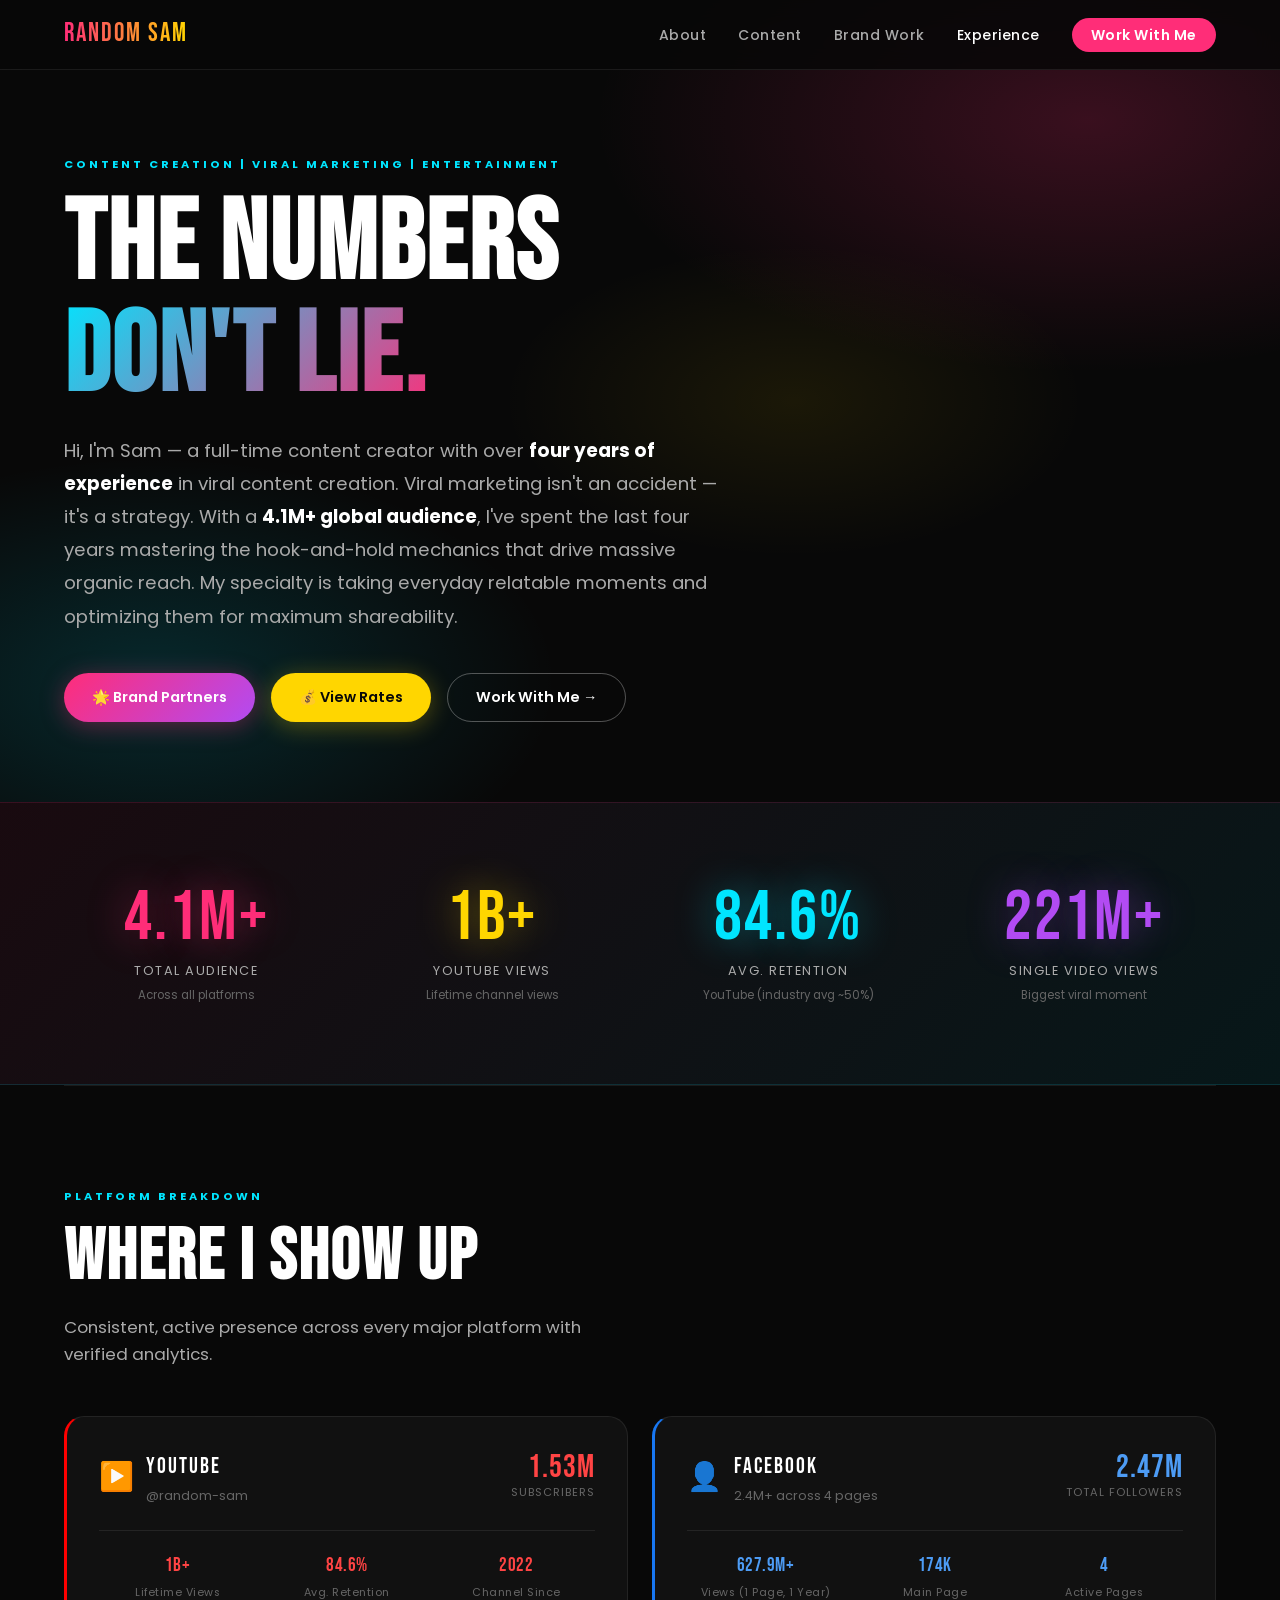
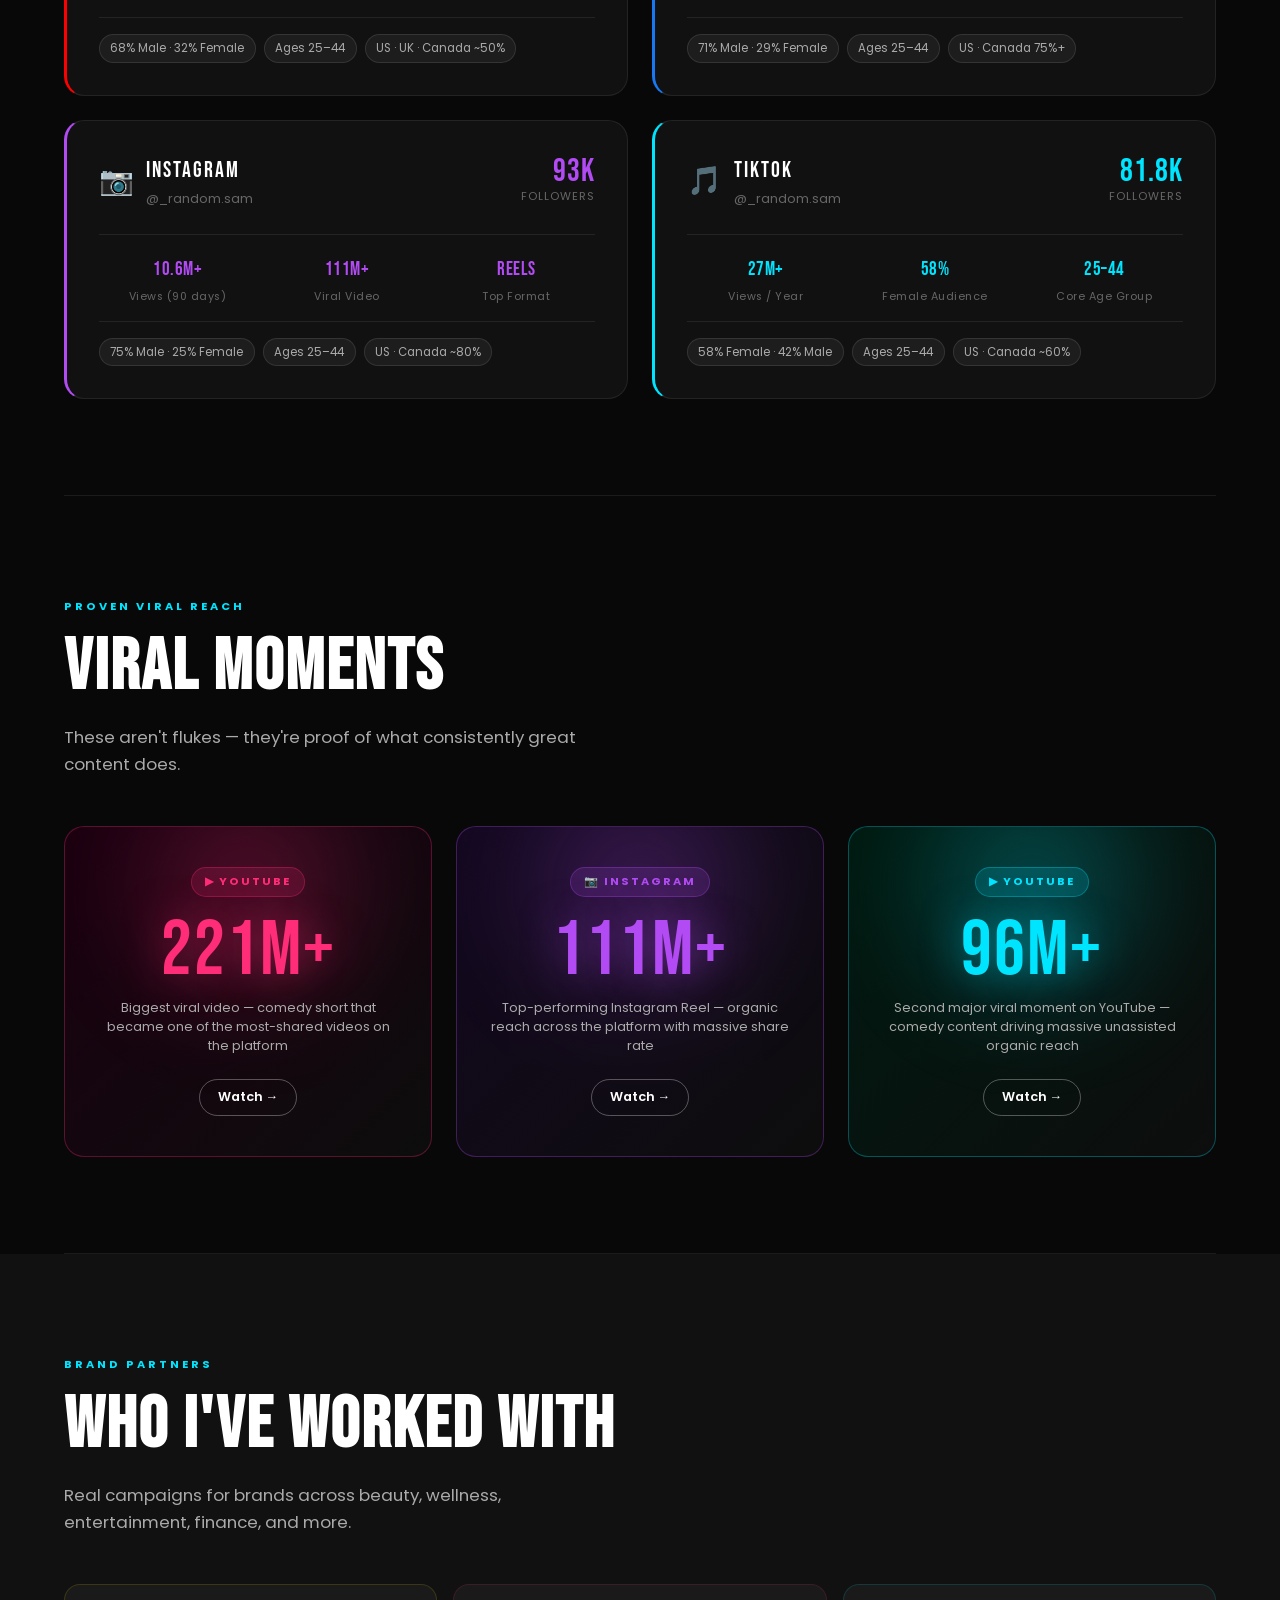
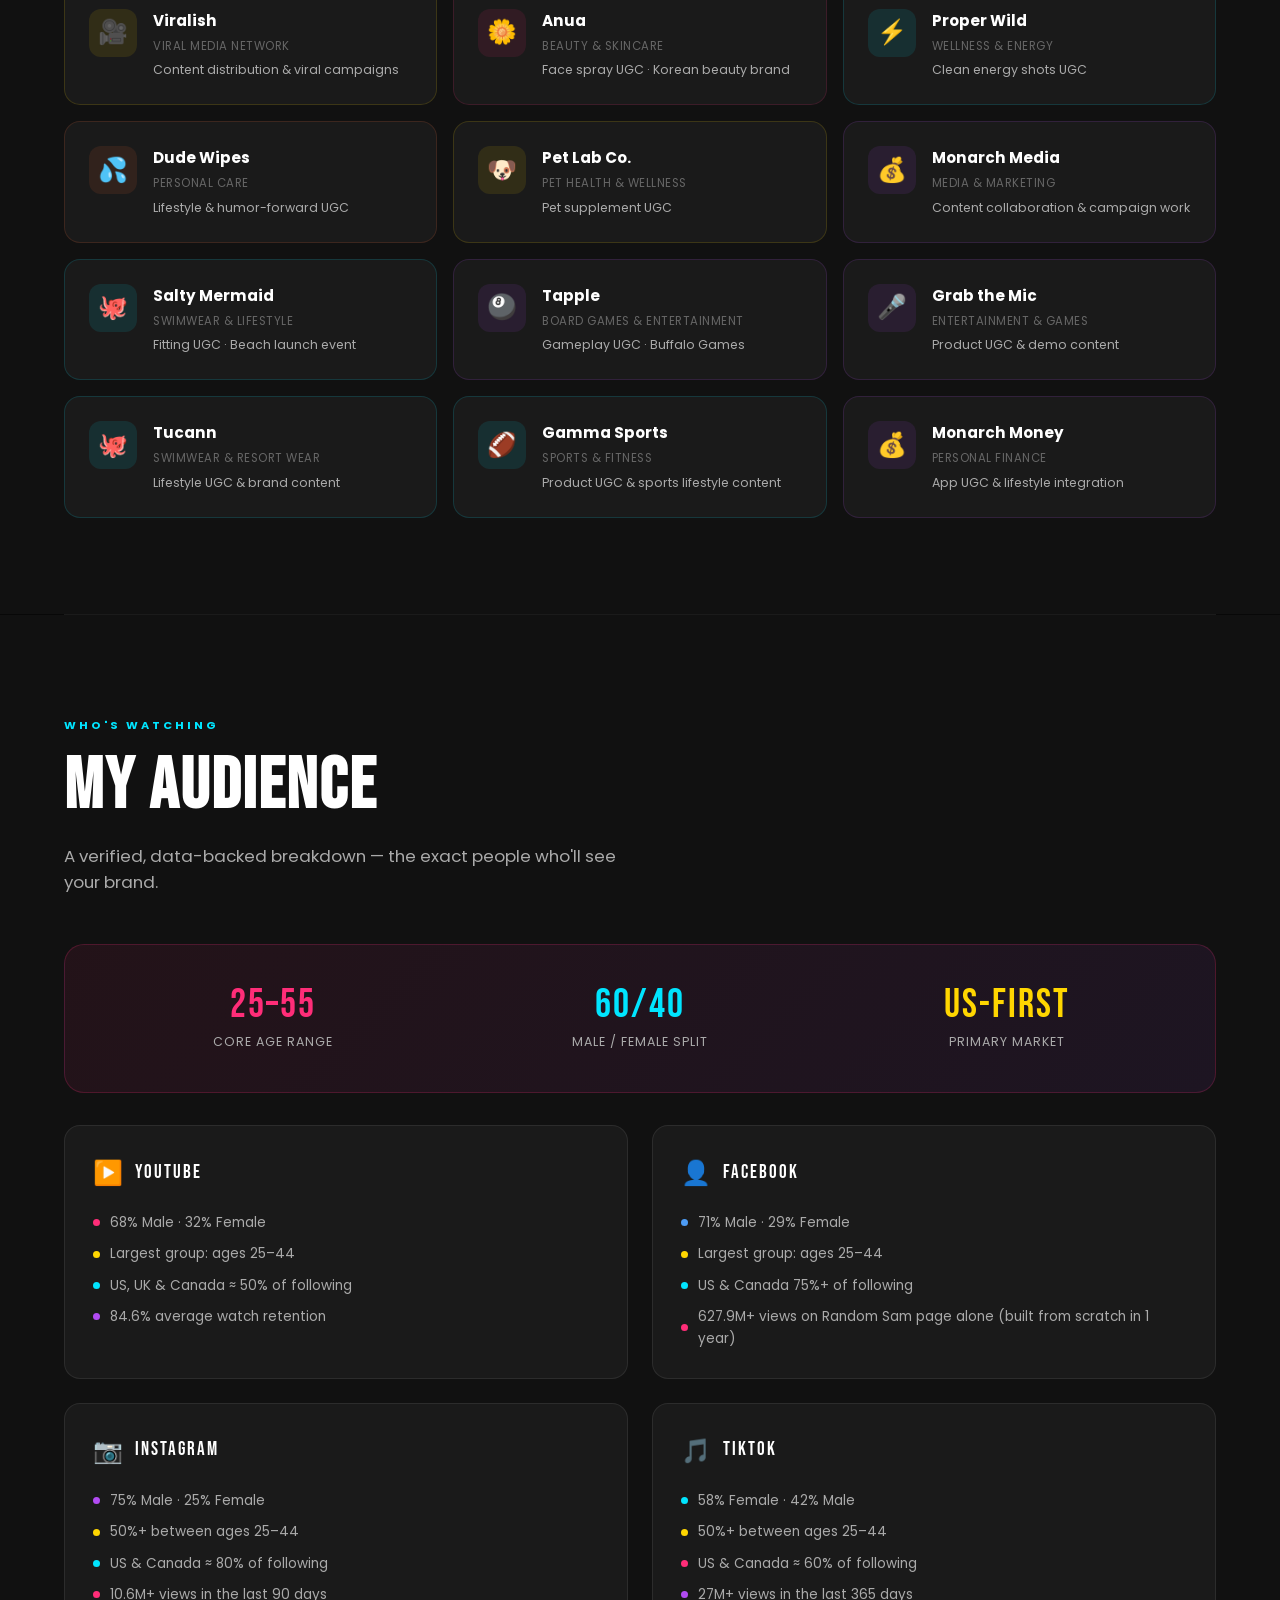
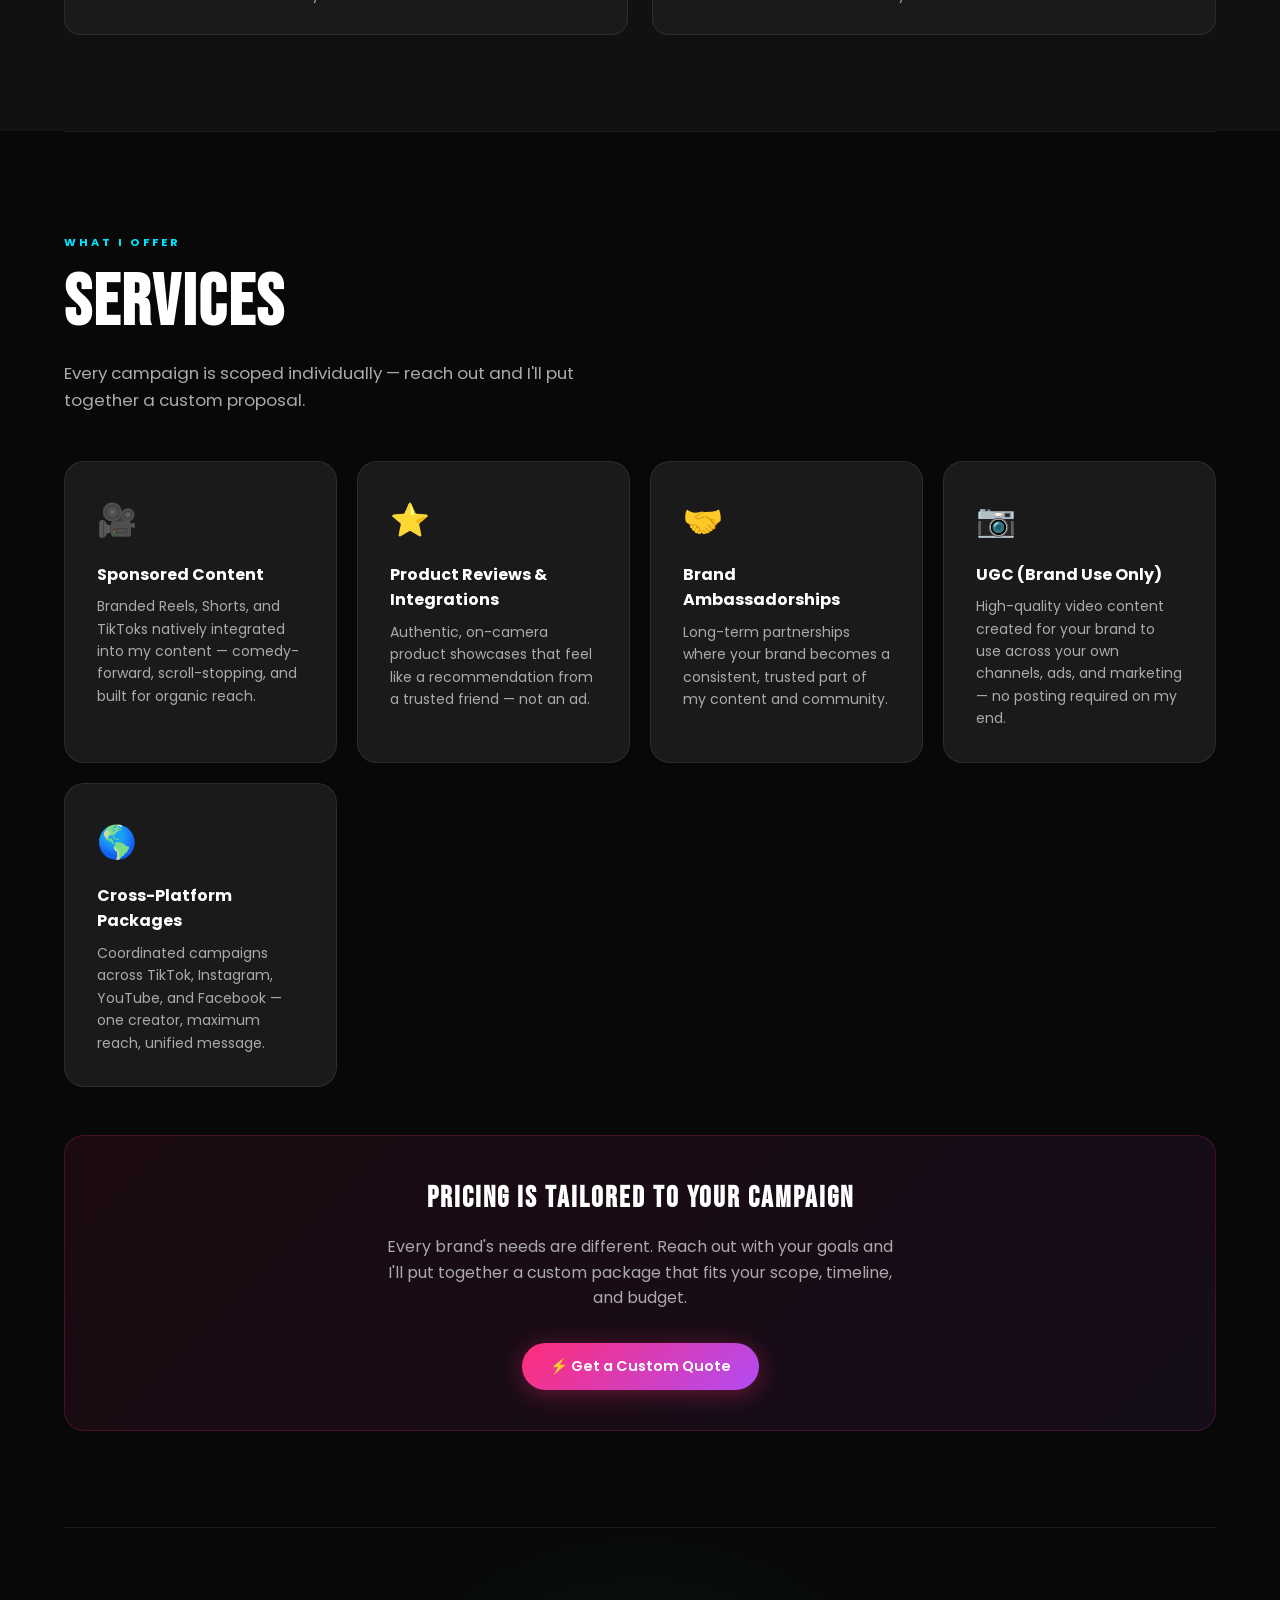
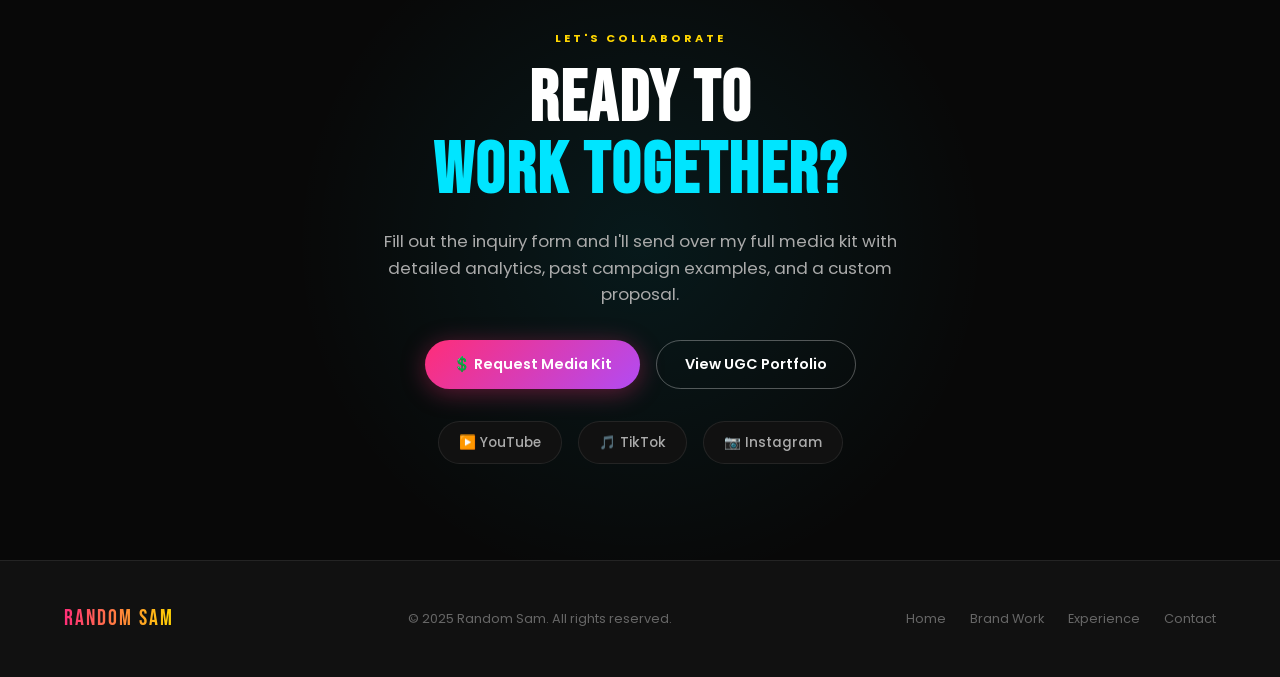
<file: experience.html>
<!DOCTYPE html>
<html lang="en">
<head>
  <meta charset="UTF-8" />
  <meta name="viewport" content="width=device-width, initial-scale=1.0" />
  <meta name="description" content="Random Sam — 4.1M+ audience, 1B+ YouTube views, 84.6% avg retention, and a proven track record of viral content." />
  <title>Experience &amp; Stats | Random Sam</title>
  <link rel="preconnect" href="https://fonts.googleapis.com" />
  <link rel="preconnect" href="https://fonts.gstatic.com" crossorigin />
  <link rel="stylesheet" href="https://fonts.googleapis.com/css2?family=Bebas+Neue&family=Poppins:ital,wght@0,400;0,500;0,600;0,700;0,900;1,400&display=swap" />
  <link rel="stylesheet" href="styles.css" />
  <style>
    /* ── PAGE-SPECIFIC STYLES ── */

    .exp-hero {
      min-height: 70vh;
      display: flex;
      align-items: center;
      padding: calc(var(--nav-h) + 5rem) 5% 5rem;
      position: relative;
      overflow: hidden;
    }
    .exp-hero .blob-1 { background: var(--cyan); top: -80px; right: 5%; }
    .exp-hero .blob-2 { background: var(--pink); bottom: -60px; left: 15%; }
    .exp-hero .blob-3 { background: var(--yellow); top: 30%; left: 55%; }
    .exp-hero-content { position: relative; z-index: 1; max-width: 900px; }
    .exp-hero .section-tag { color: var(--cyan); }

    /* ── BIG NUMBERS ── */
    .big-numbers {
      background: linear-gradient(135deg, rgba(255,45,120,0.07), rgba(0,229,255,0.07));
      border-top: 1px solid rgba(255,45,120,0.15);
      border-bottom: 1px solid rgba(0,229,255,0.15);
      padding: 4rem 5%;
    }
    .big-numbers-inner {
      max-width: 1200px;
      margin: 0 auto;
      display: grid;
      grid-template-columns: repeat(4, 1fr);
      gap: 2rem;
      text-align: center;
    }
    .big-num-item { padding: 1rem; }
    .big-num {
      font-family: 'Bebas Neue', sans-serif;
      font-size: clamp(3rem, 5.5vw, 5rem);
      line-height: 1;
      letter-spacing: 2px;
      margin-bottom: 0.5rem;
    }
    .big-num.pink { color: var(--pink); text-shadow: 0 0 40px rgba(255,45,120,0.4); }
    .big-num.yellow { color: var(--yellow); text-shadow: 0 0 40px rgba(255,214,0,0.4); }
    .big-num.cyan { color: var(--cyan); text-shadow: 0 0 40px rgba(0,229,255,0.4); }
    .big-num.purple { color: var(--purple); text-shadow: 0 0 40px rgba(178,75,243,0.4); }
    .big-num-label { font-size: 0.8rem; color: var(--gray-light); letter-spacing: 1.5px; text-transform: uppercase; }
    .big-num-sub { font-size: 0.72rem; color: var(--gray); margin-top: 0.25rem; }

    /* ── PLATFORM BREAKDOWN ── */
    .platform-breakdown { max-width: 1200px; margin: 0 auto; }
    .platform-detail-grid { display: grid; grid-template-columns: repeat(2, 1fr); gap: 1.5rem; }

    .platform-detail-card {
      background: var(--surface);
      border: 1px solid var(--border);
      border-radius: 20px;
      padding: 2rem;
      transition: transform 0.25s;
    }
    .platform-detail-card:hover { transform: translateY(-4px); }
    .platform-detail-card.yt  { border-left: 3px solid #FF0000; }
    .platform-detail-card.fb  { border-left: 3px solid #1877F2; }
    .platform-detail-card.ig  { border-left: 3px solid var(--purple); }
    .platform-detail-card.tt  { border-left: 3px solid var(--cyan); }

    .pd-header { display: flex; align-items: center; justify-content: space-between; margin-bottom: 1.5rem; }
    .pd-platform { display: flex; align-items: center; gap: 0.75rem; }
    .pd-icon { font-size: 1.75rem; }
    .pd-name { font-family: 'Bebas Neue', sans-serif; font-size: 1.4rem; letter-spacing: 2px; }
    .pd-handle { font-size: 0.8rem; color: var(--gray); margin-top: 1px; }
    .pd-main-stat { text-align: right; }
    .pd-main-num { font-family: 'Bebas Neue', sans-serif; font-size: 2rem; letter-spacing: 1px; line-height: 1; }
    .yt .pd-main-num { color: #FF4444; }
    .fb .pd-main-num { color: #4d9cf5; }
    .ig .pd-main-num { color: var(--purple); }
    .tt .pd-main-num { color: var(--cyan); }
    .pd-main-label { font-size: 0.7rem; color: var(--gray); text-transform: uppercase; letter-spacing: 1px; }

    .pd-stats { display: grid; grid-template-columns: repeat(3, 1fr); gap: 0.75rem; padding-top: 1.25rem; border-top: 1px solid var(--border); }
    .pd-stat { text-align: center; }
    .pd-stat-num { font-family: 'Bebas Neue', sans-serif; font-size: 1.2rem; letter-spacing: 0.5px; }
    .pd-stat-label { font-size: 0.68rem; color: var(--gray); letter-spacing: 0.5px; margin-top: 2px; }

    .pd-demos {
      display: flex;
      flex-wrap: wrap;
      gap: 0.5rem;
      margin-top: 1rem;
      padding-top: 1rem;
      border-top: 1px solid var(--border);
    }
    .pd-demo-pill {
      font-size: 0.72rem;
      padding: 0.25rem 0.65rem;
      border-radius: 50px;
      background: rgba(255,255,255,0.05);
      border: 1px solid rgba(255,255,255,0.1);
      color: var(--gray-light);
    }

    /* ── VIRAL MOMENTS ── */
    .viral-section-inner { max-width: 1200px; margin: 0 auto; }

    .viral-grid { display: grid; grid-template-columns: repeat(3, 1fr); gap: 1.5rem; }
    .viral-card {
      border-radius: 20px;
      padding: 2.5rem 2rem;
      text-align: center;
      position: relative;
      overflow: hidden;
      border: 1px solid;
      transition: transform 0.3s;
    }
    .viral-card:hover { transform: translateY(-5px); }

    .viral-card.v1 { background: linear-gradient(135deg, #1a0010, #0d0d0d); border-color: rgba(255,45,120,0.3); }
    .viral-card.v2 { background: linear-gradient(135deg, #130820, #0d0d0d); border-color: rgba(178,75,243,0.3); }
    .viral-card.v3 { background: linear-gradient(135deg, #001a10, #0d0d0d); border-color: rgba(0,229,255,0.3); }

    .viral-glow {
      position: absolute;
      top: -40px; left: 50%;
      transform: translateX(-50%);
      width: 200px; height: 200px;
      border-radius: 50%;
      filter: blur(60px);
      opacity: 0.25;
    }
    .v1 .viral-glow { background: var(--pink); }
    .v2 .viral-glow { background: var(--purple); }
    .v3 .viral-glow { background: var(--cyan); }

    .viral-platform-tag {
      display: inline-block;
      font-size: 0.7rem;
      font-weight: 700;
      letter-spacing: 2px;
      text-transform: uppercase;
      margin-bottom: 1rem;
      padding: 0.3rem 0.8rem;
      border-radius: 50px;
      position: relative;
      z-index: 1;
    }
    .v1 .viral-platform-tag { background: rgba(255,45,120,0.15); color: var(--pink); border: 1px solid rgba(255,45,120,0.3); }
    .v2 .viral-platform-tag { background: rgba(178,75,243,0.15); color: var(--purple); border: 1px solid rgba(178,75,243,0.3); }
    .v3 .viral-platform-tag { background: rgba(0,229,255,0.15); color: var(--cyan); border: 1px solid rgba(0,229,255,0.3); }

    .viral-views {
      font-family: 'Bebas Neue', sans-serif;
      font-size: clamp(3rem, 6vw, 5rem);
      letter-spacing: 2px;
      line-height: 1;
      margin-bottom: 0.5rem;
      position: relative;
      z-index: 1;
    }
    .v1 .viral-views { color: var(--pink); text-shadow: 0 0 40px rgba(255,45,120,0.5); }
    .v2 .viral-views { color: var(--purple); text-shadow: 0 0 40px rgba(178,75,243,0.5); }
    .v3 .viral-views { color: var(--cyan); text-shadow: 0 0 40px rgba(0,229,255,0.5); }

    .viral-label {
      font-size: 0.8rem;
      color: var(--gray-light);
      position: relative;
      z-index: 1;
      line-height: 1.5;
    }

    /* ── BRAND PORTFOLIO ── */
    .brand-portfolio { background: var(--surface); }
    .brand-portfolio-inner { max-width: 1200px; margin: 0 auto; }

    .brands-grid { display: grid; grid-template-columns: repeat(3, 1fr); gap: 1rem; }
    .brand-card {
      background: var(--surface2);
      border: 1px solid var(--border);
      border-radius: 16px;
      padding: 1.5rem;
      display: flex;
      align-items: flex-start;
      gap: 1rem;
      transition: border-color 0.25s, transform 0.25s;
    }
    .brand-card:hover { transform: translateY(-3px); }
    .brand-icon-box {
      width: 48px; height: 48px;
      border-radius: 12px;
      display: flex; align-items: center; justify-content: center;
      font-size: 1.5rem;
      flex-shrink: 0;
    }
    .brand-info { flex: 1; min-width: 0; }
    .brand-name { font-weight: 700; font-size: 0.95rem; margin-bottom: 0.25rem; }
    .brand-category { font-size: 0.72rem; color: var(--gray); letter-spacing: 0.5px; text-transform: uppercase; margin-bottom: 0.3rem; }
    .brand-type { font-size: 0.78rem; color: var(--gray-light); }

    .brand-card.beauty { border-color: rgba(255,45,120,0.15); }
    .brand-card.beauty:hover { border-color: var(--pink); }
    .brand-card.beauty .brand-icon-box { background: rgba(255,45,120,0.1); }

    .brand-card.wellness { border-color: rgba(0,229,255,0.15); }
    .brand-card.wellness:hover { border-color: var(--cyan); }
    .brand-card.wellness .brand-icon-box { background: rgba(0,229,255,0.1); }

    .brand-card.personal-care { border-color: rgba(255,107,53,0.15); }
    .brand-card.personal-care:hover { border-color: var(--orange); }
    .brand-card.personal-care .brand-icon-box { background: rgba(255,107,53,0.1); }

    .brand-card.finance { border-color: rgba(178,75,243,0.15); }
    .brand-card.finance:hover { border-color: var(--purple); }
    .brand-card.finance .brand-icon-box { background: rgba(178,75,243,0.1); }

    .brand-card.pet { border-color: rgba(255,214,0,0.15); }
    .brand-card.pet:hover { border-color: var(--yellow); }
    .brand-card.pet .brand-icon-box { background: rgba(255,214,0,0.1); }

    .brand-card.swimwear { border-color: rgba(0,229,255,0.15); }
    .brand-card.swimwear:hover { border-color: var(--cyan); }
    .brand-card.swimwear .brand-icon-box { background: rgba(0,229,255,0.1); }

    .brand-card.entertainment { border-color: rgba(178,75,243,0.15); }
    .brand-card.entertainment:hover { border-color: var(--purple); }
    .brand-card.entertainment .brand-icon-box { background: rgba(178,75,243,0.1); }

    .brand-card.media { border-color: rgba(255,214,0,0.15); }
    .brand-card.media:hover { border-color: var(--yellow); }
    .brand-card.media .brand-icon-box { background: rgba(255,214,0,0.1); }

    /* ── AUDIENCE SECTION ── */
    .audience-section { background: var(--surface); }
    .audience-inner { max-width: 1200px; margin: 0 auto; }

    .audience-overview {
      background: linear-gradient(135deg, rgba(255,45,120,0.08), rgba(178,75,243,0.08));
      border: 1px solid rgba(255,45,120,0.2);
      border-radius: 20px;
      padding: 2.5rem;
      display: grid;
      grid-template-columns: repeat(3, 1fr);
      gap: 2rem;
      margin-bottom: 2rem;
      text-align: center;
    }
    .ao-stat-num {
      font-family: 'Bebas Neue', sans-serif;
      font-size: 2.5rem;
      letter-spacing: 2px;
      line-height: 1;
      margin-bottom: 0.4rem;
    }
    .ao-stat-label { font-size: 0.78rem; color: var(--gray-light); text-transform: uppercase; letter-spacing: 1px; }

    .audience-demo-grid { display: grid; grid-template-columns: repeat(2, 1fr); gap: 1.5rem; }
    .audience-demo-card {
      background: var(--surface2);
      border: 1px solid var(--border);
      border-radius: 16px;
      padding: 1.75rem;
    }
    .adc-header { display: flex; align-items: center; gap: 0.75rem; margin-bottom: 1.25rem; }
    .adc-icon { font-size: 1.5rem; }
    .adc-name { font-family: 'Bebas Neue', sans-serif; font-size: 1.2rem; letter-spacing: 2px; }
    .adc-items { display: flex; flex-direction: column; gap: 0.6rem; }
    .adc-item { display: flex; align-items: center; gap: 0.6rem; font-size: 0.85rem; color: var(--gray-light); }
    .adc-dot { width: 7px; height: 7px; border-radius: 50%; flex-shrink: 0; }

    /* ── RATES SECTION ── */
    .rates-section { max-width: 1200px; margin: 0 auto; }

    .rates-note {
      background: rgba(255,214,0,0.06);
      border: 1px solid rgba(255,214,0,0.2);
      border-radius: 12px;
      padding: 1rem 1.5rem;
      font-size: 0.85rem;
      color: var(--gray-light);
      margin-bottom: 2rem;
    }
    .rates-note strong { color: var(--yellow); }

    .rates-table {
      width: 100%;
      border-collapse: collapse;
      background: var(--surface);
      border-radius: 16px;
      overflow: hidden;
      border: 1px solid var(--border);
      margin-bottom: 1rem;
    }
    .rates-table thead tr {
      background: linear-gradient(135deg, rgba(255,45,120,0.15), rgba(178,75,243,0.15));
      border-bottom: 1px solid var(--border);
    }
    .rates-table th {
      padding: 1rem 1.5rem;
      text-align: left;
      font-size: 0.75rem;
      font-weight: 700;
      letter-spacing: 2px;
      text-transform: uppercase;
      color: var(--gray-light);
    }
    .rates-table td {
      padding: 1.1rem 1.5rem;
      font-size: 0.9rem;
      border-bottom: 1px solid var(--border);
      color: var(--gray-light);
    }
    .rates-table tr:last-child td { border-bottom: none; }
    .rates-table tr:hover td { background: rgba(255,255,255,0.02); }
    .rates-table .service-name { font-weight: 700; color: var(--white); font-size: 0.95rem; }
    .rates-table .price { font-family: 'Bebas Neue', sans-serif; font-size: 1.2rem; letter-spacing: 1px; color: var(--pink); white-space: nowrap; }

    .services-list {
      display: flex;
      flex-wrap: wrap;
      gap: 0.75rem;
      margin-bottom: 2.5rem;
    }
    .service-pill {
      display: inline-flex;
      align-items: center;
      gap: 0.4rem;
      background: rgba(255,255,255,0.05);
      border: 1px solid rgba(255,255,255,0.12);
      border-radius: 50px;
      padding: 0.5rem 1.1rem;
      font-size: 0.82rem;
      color: var(--gray-light);
      font-weight: 500;
    }

    /* ── MEDIA KIT CTA ── */
    .media-kit-cta { text-align: center; position: relative; overflow: hidden; }
    .media-kit-cta::before {
      content: '';
      position: absolute;
      top: 50%; left: 50%;
      transform: translate(-50%,-50%);
      width: 700px; height: 700px;
      background: radial-gradient(circle, rgba(0,229,255,0.08), transparent 70%);
      pointer-events: none;
    }
    .media-kit-inner { max-width: 650px; margin: 0 auto; position: relative; z-index: 1; }
    .media-kit-cta .section-tag { color: var(--yellow); }

    /* ── RESPONSIVE ── */
    @media (max-width: 1000px) {
      .big-numbers-inner { grid-template-columns: repeat(2, 1fr); }
      .platform-detail-grid { grid-template-columns: 1fr; }
      .brands-grid { grid-template-columns: repeat(2, 1fr); }
      .viral-grid { grid-template-columns: 1fr; }
      .audience-demo-grid { grid-template-columns: 1fr; }
      .audience-overview { grid-template-columns: repeat(3, 1fr); }
    }
    @media (max-width: 600px) {
      .brands-grid { grid-template-columns: 1fr; }
      .audience-overview { grid-template-columns: 1fr; gap: 1rem; }
      .rates-table th, .rates-table td { padding: 0.75rem 1rem; }
    }
  </style>
</head>
<body>

  <!-- NAV -->
  <nav id="navbar">
    <a href="index.html" class="nav-logo">RANDOM SAM</a>
    <ul class="nav-links" id="navLinks">
      <li><a href="index.html#about">About</a></li>
      <li><a href="index.html#content">Content</a></li>
      <li><a href="ugc.html">Brand Work</a></li>
      <li><a href="experience.html" style="color:var(--white)">Experience</a></li>
      <li><a href="ugc.html#inquiry" class="nav-cta">Work With Me</a></li>
    </ul>
    <button class="hamburger" id="hamburger" aria-label="Menu">
      <span></span><span></span><span></span>
    </button>
  </nav>

  <!-- HERO -->
  <section class="exp-hero">
    <div class="hero-bg">
      <div class="blob blob-1"></div>
      <div class="blob blob-2"></div>
      <div class="blob blob-3"></div>
    </div>
    <div class="exp-hero-content fade-up">
      <span class="section-tag">Content Creation | Viral Marketing | Entertainment</span>
      <h1 class="section-title" style="font-size: clamp(3rem, 9vw, 7rem); margin-bottom: 1.25rem;">
        THE NUMBERS<br/>
        <span style="background: linear-gradient(135deg, var(--cyan), var(--pink)); -webkit-background-clip: text; -webkit-text-fill-color: transparent; background-clip: text;">DON'T LIE.</span>
      </h1>
      <p style="font-size: clamp(1rem, 2vw, 1.15rem); color: var(--gray-light); max-width: 680px; margin-bottom: 2.5rem; line-height: 1.8;">
        Hi, I'm Sam — a full-time content creator with over <strong style="color:var(--white)">four years of experience</strong> in viral content creation.
        Viral marketing isn't an accident — it's a strategy. With a <strong style="color:var(--white)">4.1M+ global audience</strong>, I've spent the last four years
        mastering the hook-and-hold mechanics that drive massive organic reach. My specialty is taking everyday
        relatable moments and optimizing them for maximum shareability.
      </p>
      <div style="display:flex; flex-wrap:wrap; gap:1rem;">
        <a href="#brands" class="btn btn-primary">&#127775; Brand Partners</a>
        <a href="#rates" class="btn btn-yellow">&#128176; View Rates</a>
        <a href="ugc.html#inquiry" class="btn btn-outline">Work With Me &#8594;</a>
      </div>
    </div>
  </section>

  <!-- BIG NUMBERS -->
  <div class="big-numbers">
    <div class="big-numbers-inner">
      <div class="big-num-item fade-up">
        <div class="big-num pink">4.1M+</div>
        <div class="big-num-label">Total Audience</div>
        <div class="big-num-sub">Across all platforms</div>
      </div>
      <div class="big-num-item fade-up">
        <div class="big-num yellow">1B+</div>
        <div class="big-num-label">YouTube Views</div>
        <div class="big-num-sub">Lifetime channel views</div>
      </div>
      <div class="big-num-item fade-up">
        <div class="big-num cyan">84.6%</div>
        <div class="big-num-label">Avg. Retention</div>
        <div class="big-num-sub">YouTube (industry avg ~50%)</div>
      </div>
      <div class="big-num-item fade-up">
        <div class="big-num purple">221M+</div>
        <div class="big-num-label">Single Video Views</div>
        <div class="big-num-sub">Biggest viral moment</div>
      </div>
    </div>
  </div>

  <div class="divider"></div>

  <!-- PLATFORM BREAKDOWN -->
  <section style="padding: 6rem 5%;">
    <div class="platform-breakdown">
      <div class="fade-up" style="margin-bottom:3rem;">
        <span class="section-tag">Platform Breakdown</span>
        <h2 class="section-title">WHERE I SHOW UP</h2>
        <p class="section-subtitle">Consistent, active presence across every major platform with verified analytics.</p>
      </div>
      <div class="platform-detail-grid">

        <div class="platform-detail-card yt fade-up">
          <div class="pd-header">
            <div class="pd-platform">
              <span class="pd-icon">&#9654;&#65039;</span>
              <div>
                <div class="pd-name">YouTube</div>
                <div class="pd-handle">@random-sam</div>
              </div>
            </div>
            <div class="pd-main-stat">
              <div class="pd-main-num">1.53M</div>
              <div class="pd-main-label">Subscribers</div>
            </div>
          </div>
          <div class="pd-stats">
            <div class="pd-stat">
              <div class="pd-stat-num" style="color:#FF4444;">1B+</div>
              <div class="pd-stat-label">Lifetime Views</div>
            </div>
            <div class="pd-stat">
              <div class="pd-stat-num" style="color:#FF4444;">84.6%</div>
              <div class="pd-stat-label">Avg. Retention</div>
            </div>
            <div class="pd-stat">
              <div class="pd-stat-num" style="color:#FF4444;">2022</div>
              <div class="pd-stat-label">Channel Since</div>
            </div>
          </div>
          <div class="pd-demos">
            <span class="pd-demo-pill">68% Male · 32% Female</span>
            <span class="pd-demo-pill">Ages 25–44</span>
            <span class="pd-demo-pill">US · UK · Canada ~50%</span>
          </div>
        </div>

        <div class="platform-detail-card fb fade-up">
          <div class="pd-header">
            <div class="pd-platform">
              <span class="pd-icon">&#128100;</span>
              <div>
                <div class="pd-name">Facebook</div>
                <div class="pd-handle">2.4M+ across 4 pages</div>
              </div>
            </div>
            <div class="pd-main-stat">
              <div class="pd-main-num">2.47M</div>
              <div class="pd-main-label">Total Followers</div>
            </div>
          </div>
          <div class="pd-stats">
            <div class="pd-stat">
              <div class="pd-stat-num" style="color:#4d9cf5;">627.9M+</div>
              <div class="pd-stat-label">Views (1 Page, 1 Year)</div>
            </div>
            <div class="pd-stat">
              <div class="pd-stat-num" style="color:#4d9cf5;">174K</div>
              <div class="pd-stat-label">Main Page</div>
            </div>
            <div class="pd-stat">
              <div class="pd-stat-num" style="color:#4d9cf5;">4</div>
              <div class="pd-stat-label">Active Pages</div>
            </div>
          </div>
          <div class="pd-demos">
            <span class="pd-demo-pill">71% Male · 29% Female</span>
            <span class="pd-demo-pill">Ages 25–44</span>
            <span class="pd-demo-pill">US · Canada 75%+</span>
          </div>
        </div>

        <div class="platform-detail-card ig fade-up">
          <div class="pd-header">
            <div class="pd-platform">
              <span class="pd-icon">&#128247;</span>
              <div>
                <div class="pd-name">Instagram</div>
                <div class="pd-handle">@_random.sam</div>
              </div>
            </div>
            <div class="pd-main-stat">
              <div class="pd-main-num">93K</div>
              <div class="pd-main-label">Followers</div>
            </div>
          </div>
          <div class="pd-stats">
            <div class="pd-stat">
              <div class="pd-stat-num" style="color:var(--purple);">10.6M+</div>
              <div class="pd-stat-label">Views (90 days)</div>
            </div>
            <div class="pd-stat">
              <div class="pd-stat-num" style="color:var(--purple);">111M+</div>
              <div class="pd-stat-label">Viral Video</div>
            </div>
            <div class="pd-stat">
              <div class="pd-stat-num" style="color:var(--purple);">Reels</div>
              <div class="pd-stat-label">Top Format</div>
            </div>
          </div>
          <div class="pd-demos">
            <span class="pd-demo-pill">75% Male · 25% Female</span>
            <span class="pd-demo-pill">Ages 25–44</span>
            <span class="pd-demo-pill">US · Canada ~80%</span>
          </div>
        </div>

        <div class="platform-detail-card tt fade-up">
          <div class="pd-header">
            <div class="pd-platform">
              <span class="pd-icon">&#127925;</span>
              <div>
                <div class="pd-name">TikTok</div>
                <div class="pd-handle">@_random.sam</div>
              </div>
            </div>
            <div class="pd-main-stat">
              <div class="pd-main-num">81.8K</div>
              <div class="pd-main-label">Followers</div>
            </div>
          </div>
          <div class="pd-stats">
            <div class="pd-stat">
              <div class="pd-stat-num" style="color:var(--cyan);">27M+</div>
              <div class="pd-stat-label">Views / Year</div>
            </div>
            <div class="pd-stat">
              <div class="pd-stat-num" style="color:var(--cyan);">58%</div>
              <div class="pd-stat-label">Female Audience</div>
            </div>
            <div class="pd-stat">
              <div class="pd-stat-num" style="color:var(--cyan);">25–44</div>
              <div class="pd-stat-label">Core Age Group</div>
            </div>
          </div>
          <div class="pd-demos">
            <span class="pd-demo-pill">58% Female · 42% Male</span>
            <span class="pd-demo-pill">Ages 25–44</span>
            <span class="pd-demo-pill">US · Canada ~60%</span>
          </div>
        </div>

      </div>
    </div>
  </section>

  <div class="divider"></div>

  <!-- VIRAL MOMENTS -->
  <section style="padding: 6rem 5%;">
    <div class="viral-section-inner">
      <div class="fade-up" style="margin-bottom:3rem;">
        <span class="section-tag">Proven Viral Reach</span>
        <h2 class="section-title">VIRAL MOMENTS</h2>
        <p class="section-subtitle">These aren't flukes — they're proof of what consistently great content does.</p>
      </div>
      <div class="viral-grid">
        <div class="viral-card v1 fade-up">
          <div class="viral-glow"></div>
          <span class="viral-platform-tag">&#9654; YouTube</span>
          <div class="viral-views">221M+</div>
          <div class="viral-label">Biggest viral video — comedy short that became one of the most-shared videos on the platform</div>
          <a href="https://www.youtube.com/@random-sam" target="_blank" rel="noopener" class="btn btn-outline" style="margin-top:1.5rem; padding:0.45rem 1.1rem; font-size:0.8rem;">Watch &#8594;</a>
        </div>
        <div class="viral-card v2 fade-up">
          <div class="viral-glow"></div>
          <span class="viral-platform-tag">&#128247; Instagram</span>
          <div class="viral-views">111M+</div>
          <div class="viral-label">Top-performing Instagram Reel — organic reach across the platform with massive share rate</div>
          <a href="https://www.instagram.com/_random.sam" target="_blank" rel="noopener" class="btn btn-outline" style="margin-top:1.5rem; padding:0.45rem 1.1rem; font-size:0.8rem;">Watch &#8594;</a>
        </div>
        <div class="viral-card v3 fade-up">
          <div class="viral-glow"></div>
          <span class="viral-platform-tag">&#9654; YouTube</span>
          <div class="viral-views">96M+</div>
          <div class="viral-label">Second major viral moment on YouTube — comedy content driving massive unassisted organic reach</div>
          <a href="https://www.youtube.com/@random-sam" target="_blank" rel="noopener" class="btn btn-outline" style="margin-top:1.5rem; padding:0.45rem 1.1rem; font-size:0.8rem;">Watch &#8594;</a>
        </div>
      </div>
    </div>
  </section>

  <div class="divider"></div>

  <!-- BRAND PORTFOLIO -->
  <section class="brand-portfolio" id="brands" style="padding: 6rem 5%;">
    <div class="brand-portfolio-inner">
      <div class="fade-up" style="margin-bottom: 3rem;">
        <span class="section-tag">Brand Partners</span>
        <h2 class="section-title">WHO I'VE WORKED WITH</h2>
        <p class="section-subtitle">Real campaigns for brands across beauty, wellness, entertainment, finance, and more.</p>
      </div>
      <div class="brands-grid">

        <div class="brand-card media fade-up">
          <div class="brand-icon-box">&#127909;</div>
          <div class="brand-info">
            <div class="brand-name">Viralish</div>
            <div class="brand-category">Viral Media Network</div>
            <div class="brand-type">Content distribution &amp; viral campaigns</div>
          </div>
        </div>

        <div class="brand-card beauty fade-up">
          <div class="brand-icon-box">&#127804;</div>
          <div class="brand-info">
            <div class="brand-name">Anua</div>
            <div class="brand-category">Beauty &amp; Skincare</div>
            <div class="brand-type">Face spray UGC · Korean beauty brand</div>
          </div>
        </div>

        <div class="brand-card wellness fade-up">
          <div class="brand-icon-box">&#9889;</div>
          <div class="brand-info">
            <div class="brand-name">Proper Wild</div>
            <div class="brand-category">Wellness &amp; Energy</div>
            <div class="brand-type">Clean energy shots UGC</div>
          </div>
        </div>

        <div class="brand-card personal-care fade-up">
          <div class="brand-icon-box">&#128166;</div>
          <div class="brand-info">
            <div class="brand-name">Dude Wipes</div>
            <div class="brand-category">Personal Care</div>
            <div class="brand-type">Lifestyle &amp; humor-forward UGC</div>
          </div>
        </div>

        <div class="brand-card pet fade-up">
          <div class="brand-icon-box">&#128054;</div>
          <div class="brand-info">
            <div class="brand-name">Pet Lab Co.</div>
            <div class="brand-category">Pet Health &amp; Wellness</div>
            <div class="brand-type">Pet supplement UGC</div>
          </div>
        </div>

        <div class="brand-card finance fade-up">
          <div class="brand-icon-box">&#128176;</div>
          <div class="brand-info">
            <div class="brand-name">Monarch Media</div>
            <div class="brand-category">Media &amp; Marketing</div>
            <div class="brand-type">Content collaboration &amp; campaign work</div>
          </div>
        </div>

        <div class="brand-card swimwear fade-up">
          <div class="brand-icon-box">&#128025;</div>
          <div class="brand-info">
            <div class="brand-name">Salty Mermaid</div>
            <div class="brand-category">Swimwear &amp; Lifestyle</div>
            <div class="brand-type">Fitting UGC · Beach launch event</div>
          </div>
        </div>

        <div class="brand-card entertainment fade-up">
          <div class="brand-icon-box">&#127921;</div>
          <div class="brand-info">
            <div class="brand-name">Tapple</div>
            <div class="brand-category">Board Games &amp; Entertainment</div>
            <div class="brand-type">Gameplay UGC · Buffalo Games</div>
          </div>
        </div>

        <div class="brand-card entertainment fade-up">
          <div class="brand-icon-box">&#127908;</div>
          <div class="brand-info">
            <div class="brand-name">Grab the Mic</div>
            <div class="brand-category">Entertainment &amp; Games</div>
            <div class="brand-type">Product UGC &amp; demo content</div>
          </div>
        </div>

        <div class="brand-card swimwear fade-up">
          <div class="brand-icon-box">&#128025;</div>
          <div class="brand-info">
            <div class="brand-name">Tucann</div>
            <div class="brand-category">Swimwear &amp; Resort Wear</div>
            <div class="brand-type">Lifestyle UGC &amp; brand content</div>
          </div>
        </div>

        <div class="brand-card wellness fade-up">
          <div class="brand-icon-box">&#127944;</div>
          <div class="brand-info">
            <div class="brand-name">Gamma Sports</div>
            <div class="brand-category">Sports &amp; Fitness</div>
            <div class="brand-type">Product UGC &amp; sports lifestyle content</div>
          </div>
        </div>

        <div class="brand-card finance fade-up">
          <div class="brand-icon-box">&#128176;</div>
          <div class="brand-info">
            <div class="brand-name">Monarch Money</div>
            <div class="brand-category">Personal Finance</div>
            <div class="brand-type">App UGC &amp; lifestyle integration</div>
          </div>
        </div>

      </div>
    </div>
  </section>

  <div class="divider"></div>

  <!-- AUDIENCE -->
  <section class="audience-section" style="padding: 6rem 5%;">
    <div class="audience-inner">
      <div class="fade-up" style="margin-bottom: 3rem;">
        <span class="section-tag">Who's Watching</span>
        <h2 class="section-title">MY AUDIENCE</h2>
        <p class="section-subtitle">A verified, data-backed breakdown — the exact people who'll see your brand.</p>
      </div>

      <div class="audience-overview fade-up">
        <div>
          <div class="ao-stat-num" style="color:var(--pink);">25–55</div>
          <div class="ao-stat-label">Core Age Range</div>
        </div>
        <div>
          <div class="ao-stat-num" style="color:var(--cyan);">60/40</div>
          <div class="ao-stat-label">Male / Female Split</div>
        </div>
        <div>
          <div class="ao-stat-num" style="color:var(--yellow);">US-First</div>
          <div class="ao-stat-label">Primary Market</div>
        </div>
      </div>

      <div class="audience-demo-grid">
        <div class="audience-demo-card fade-up">
          <div class="adc-header">
            <span class="adc-icon">&#9654;&#65039;</span>
            <div class="adc-name">YouTube</div>
          </div>
          <div class="adc-items">
            <div class="adc-item"><span class="adc-dot" style="background:var(--pink)"></span>68% Male · 32% Female</div>
            <div class="adc-item"><span class="adc-dot" style="background:var(--yellow)"></span>Largest group: ages 25–44</div>
            <div class="adc-item"><span class="adc-dot" style="background:var(--cyan)"></span>US, UK &amp; Canada ≈ 50% of following</div>
            <div class="adc-item"><span class="adc-dot" style="background:var(--purple)"></span>84.6% average watch retention</div>
          </div>
        </div>
        <div class="audience-demo-card fade-up">
          <div class="adc-header">
            <span class="adc-icon">&#128100;</span>
            <div class="adc-name">Facebook</div>
          </div>
          <div class="adc-items">
            <div class="adc-item"><span class="adc-dot" style="background:#4d9cf5"></span>71% Male · 29% Female</div>
            <div class="adc-item"><span class="adc-dot" style="background:var(--yellow)"></span>Largest group: ages 25–44</div>
            <div class="adc-item"><span class="adc-dot" style="background:var(--cyan)"></span>US &amp; Canada 75%+ of following</div>
            <div class="adc-item"><span class="adc-dot" style="background:var(--pink)"></span>627.9M+ views on Random Sam page alone (built from scratch in 1 year)</div>
          </div>
        </div>
        <div class="audience-demo-card fade-up">
          <div class="adc-header">
            <span class="adc-icon">&#128247;</span>
            <div class="adc-name">Instagram</div>
          </div>
          <div class="adc-items">
            <div class="adc-item"><span class="adc-dot" style="background:var(--purple)"></span>75% Male · 25% Female</div>
            <div class="adc-item"><span class="adc-dot" style="background:var(--yellow)"></span>50%+ between ages 25–44</div>
            <div class="adc-item"><span class="adc-dot" style="background:var(--cyan)"></span>US &amp; Canada ≈ 80% of following</div>
            <div class="adc-item"><span class="adc-dot" style="background:var(--pink)"></span>10.6M+ views in the last 90 days</div>
          </div>
        </div>
        <div class="audience-demo-card fade-up">
          <div class="adc-header">
            <span class="adc-icon">&#127925;</span>
            <div class="adc-name">TikTok</div>
          </div>
          <div class="adc-items">
            <div class="adc-item"><span class="adc-dot" style="background:var(--cyan)"></span>58% Female · 42% Male</div>
            <div class="adc-item"><span class="adc-dot" style="background:var(--yellow)"></span>50%+ between ages 25–44</div>
            <div class="adc-item"><span class="adc-dot" style="background:var(--pink)"></span>US &amp; Canada ≈ 60% of following</div>
            <div class="adc-item"><span class="adc-dot" style="background:var(--purple)"></span>27M+ views in the last 365 days</div>
          </div>
        </div>
      </div>
    </div>
  </section>

  <div class="divider"></div>

  <!-- SERVICES -->
  <section style="padding: 6rem 5%;" id="rates">
    <div class="rates-section">
      <div class="fade-up" style="margin-bottom: 3rem;">
        <span class="section-tag">What I Offer</span>
        <h2 class="section-title">SERVICES</h2>
        <p class="section-subtitle">Every campaign is scoped individually — reach out and I'll put together a custom proposal.</p>
      </div>

      <div style="display:grid; grid-template-columns: repeat(auto-fit, minmax(260px, 1fr)); gap:1.25rem; margin-bottom:3rem;">
        <div class="why-card fade-up">
          <span class="why-icon">&#127909;</span>
          <h3>Sponsored Content</h3>
          <p>Branded Reels, Shorts, and TikToks natively integrated into my content — comedy-forward, scroll-stopping, and built for organic reach.</p>
        </div>
        <div class="why-card fade-up">
          <span class="why-icon">&#11088;</span>
          <h3>Product Reviews &amp; Integrations</h3>
          <p>Authentic, on-camera product showcases that feel like a recommendation from a trusted friend — not an ad.</p>
        </div>
        <div class="why-card fade-up">
          <span class="why-icon">&#129309;</span>
          <h3>Brand Ambassadorships</h3>
          <p>Long-term partnerships where your brand becomes a consistent, trusted part of my content and community.</p>
        </div>
        <div class="why-card fade-up">
          <span class="why-icon">&#128247;</span>
          <h3>UGC (Brand Use Only)</h3>
          <p>High-quality video content created for your brand to use across your own channels, ads, and marketing — no posting required on my end.</p>
        </div>
        <div class="why-card fade-up">
          <span class="why-icon">&#127758;</span>
          <h3>Cross-Platform Packages</h3>
          <p>Coordinated campaigns across TikTok, Instagram, YouTube, and Facebook — one creator, maximum reach, unified message.</p>
        </div>
      </div>

      <div style="background: linear-gradient(135deg, rgba(255,45,120,0.08), rgba(178,75,243,0.08)); border: 1px solid rgba(255,45,120,0.2); border-radius: 20px; padding: 2.5rem; text-align:center;" class="fade-up">
        <h3 style="font-family:'Bebas Neue',sans-serif; font-size:1.8rem; letter-spacing:2px; margin-bottom:0.75rem;">PRICING IS TAILORED TO YOUR CAMPAIGN</h3>
        <p style="color:var(--gray-light); max-width:520px; margin: 0 auto 2rem;">Every brand's needs are different. Reach out with your goals and I'll put together a custom package that fits your scope, timeline, and budget.</p>
        <a href="ugc.html#inquiry" class="btn btn-primary">&#9889; Get a Custom Quote</a>
      </div>
    </div>
  </section>

  <div class="divider"></div>

  <!-- MEDIA KIT CTA -->
  <section class="media-kit-cta" style="padding: 6rem 5%;">
    <div class="media-kit-inner fade-up">
      <span class="section-tag">Let's Collaborate</span>
      <h2 class="section-title">READY TO<br/><span class="text-cyan">WORK TOGETHER?</span></h2>
      <p class="section-subtitle" style="margin: 0 auto 2rem;">
        Fill out the inquiry form and I'll send over my full media kit with detailed analytics, past campaign examples, and a custom proposal.
      </p>
      <div style="display:flex; gap:1rem; justify-content:center; flex-wrap:wrap;">
        <a href="ugc.html#inquiry" class="btn btn-primary">&#128178; Request Media Kit</a>
        <a href="ugc.html" class="btn btn-outline">View UGC Portfolio</a>
      </div>
      <div class="contact-socials" style="margin-top:2rem;">
        <a href="https://www.youtube.com/@random-sam" target="_blank" rel="noopener" class="contact-social-btn">&#9654;&#65039; YouTube</a>
        <a href="https://www.tiktok.com/@_random.sam" target="_blank" rel="noopener" class="contact-social-btn">&#127925; TikTok</a>
        <a href="https://www.instagram.com/_random.sam" target="_blank" rel="noopener" class="contact-social-btn">&#128247; Instagram</a>
      </div>
    </div>
  </section>

  <!-- FOOTER -->
  <footer>
    <a href="index.html" class="footer-logo">RANDOM SAM</a>
    <p>&copy; 2025 Random Sam. All rights reserved.</p>
    <div class="footer-links">
      <a href="index.html">Home</a>
      <a href="ugc.html">Brand Work</a>
      <a href="experience.html">Experience</a>
      <a href="index.html#contact">Contact</a>
    </div>
  </footer>

  <script src="script.js"></script>
</body>
</html>
</file>
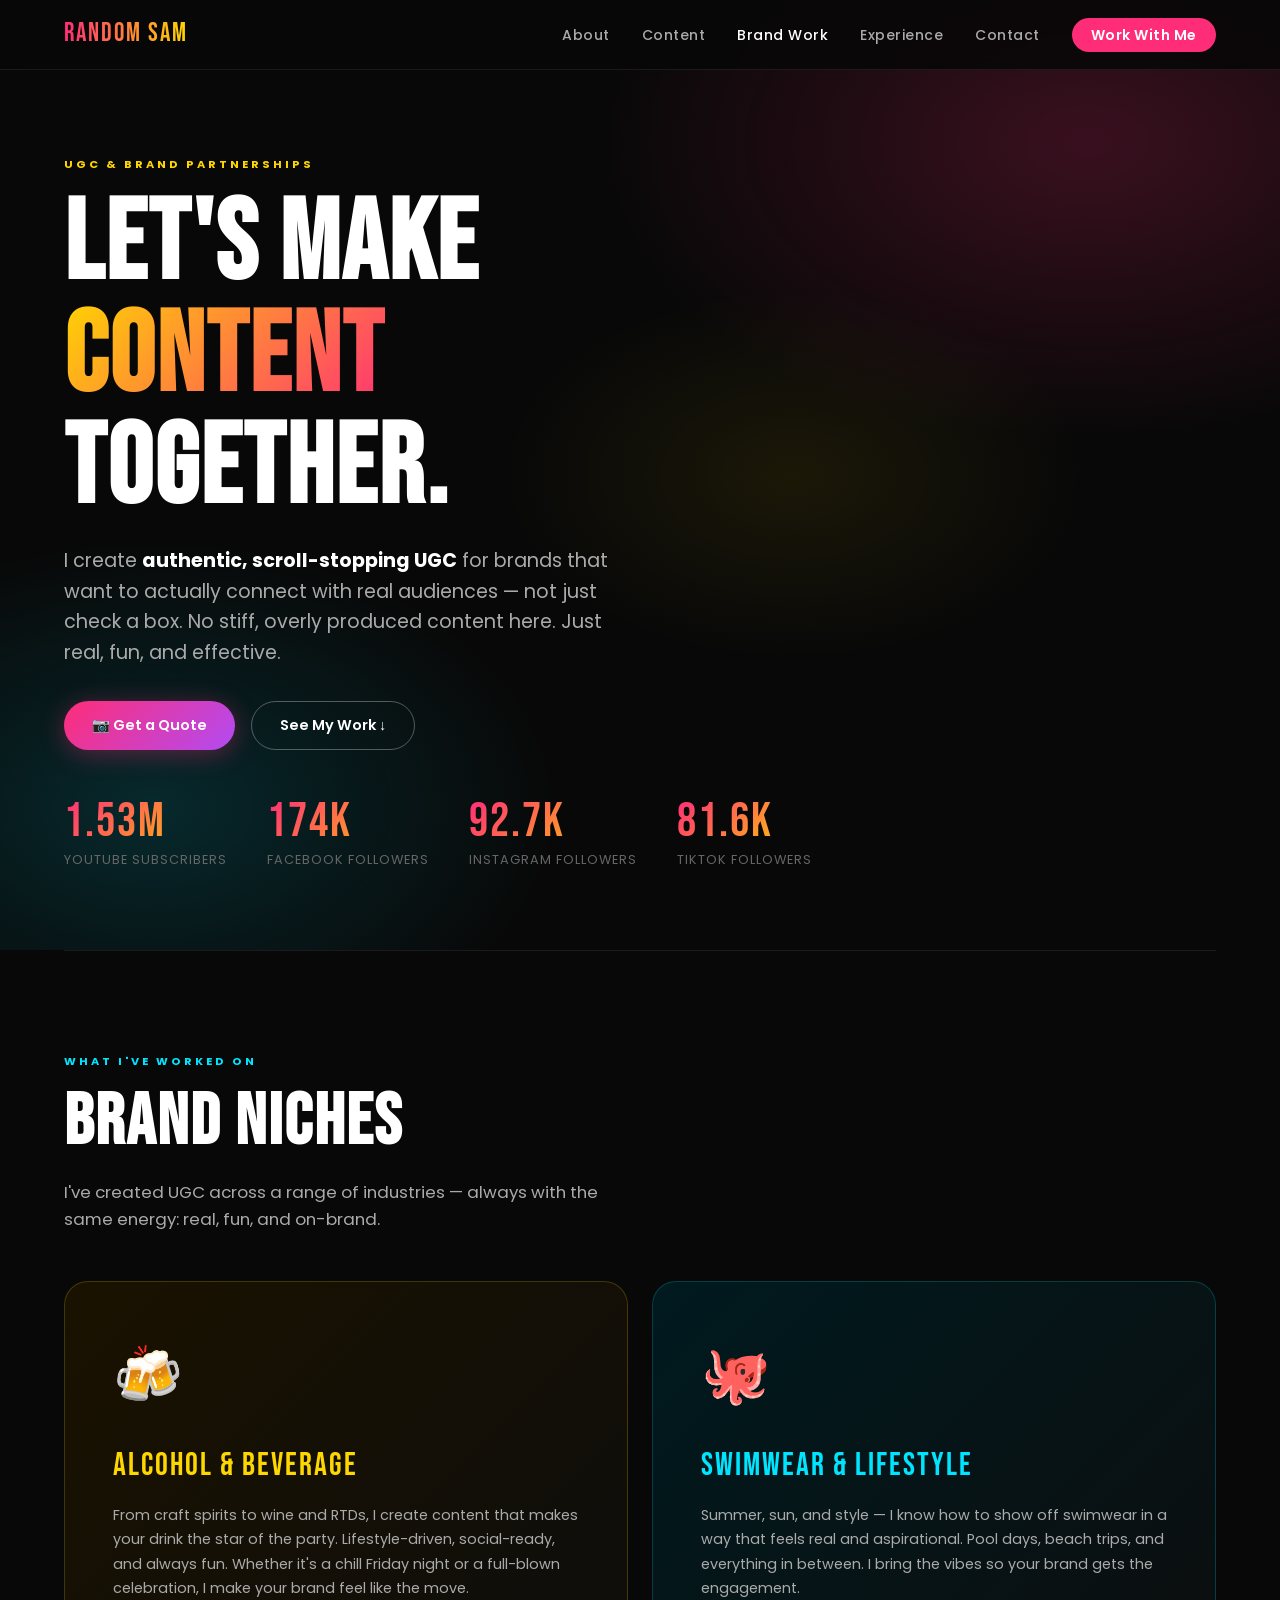
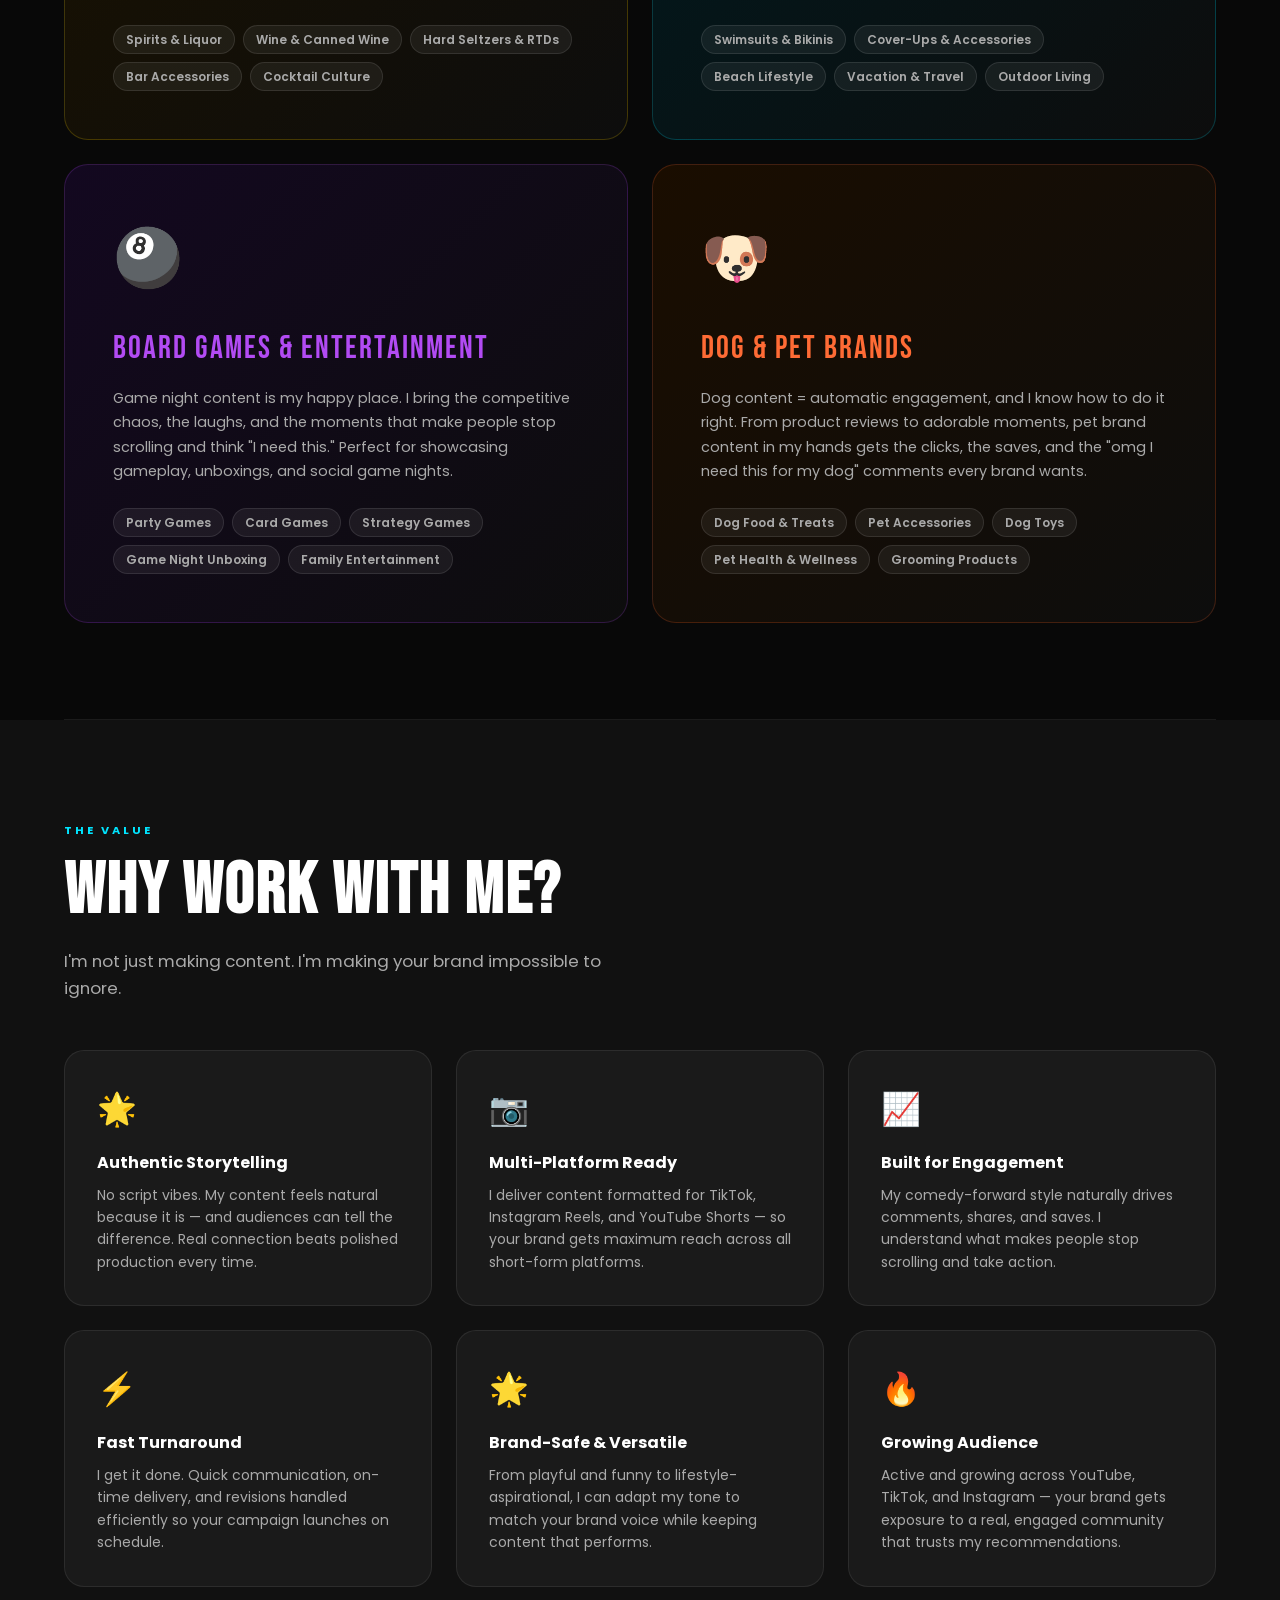
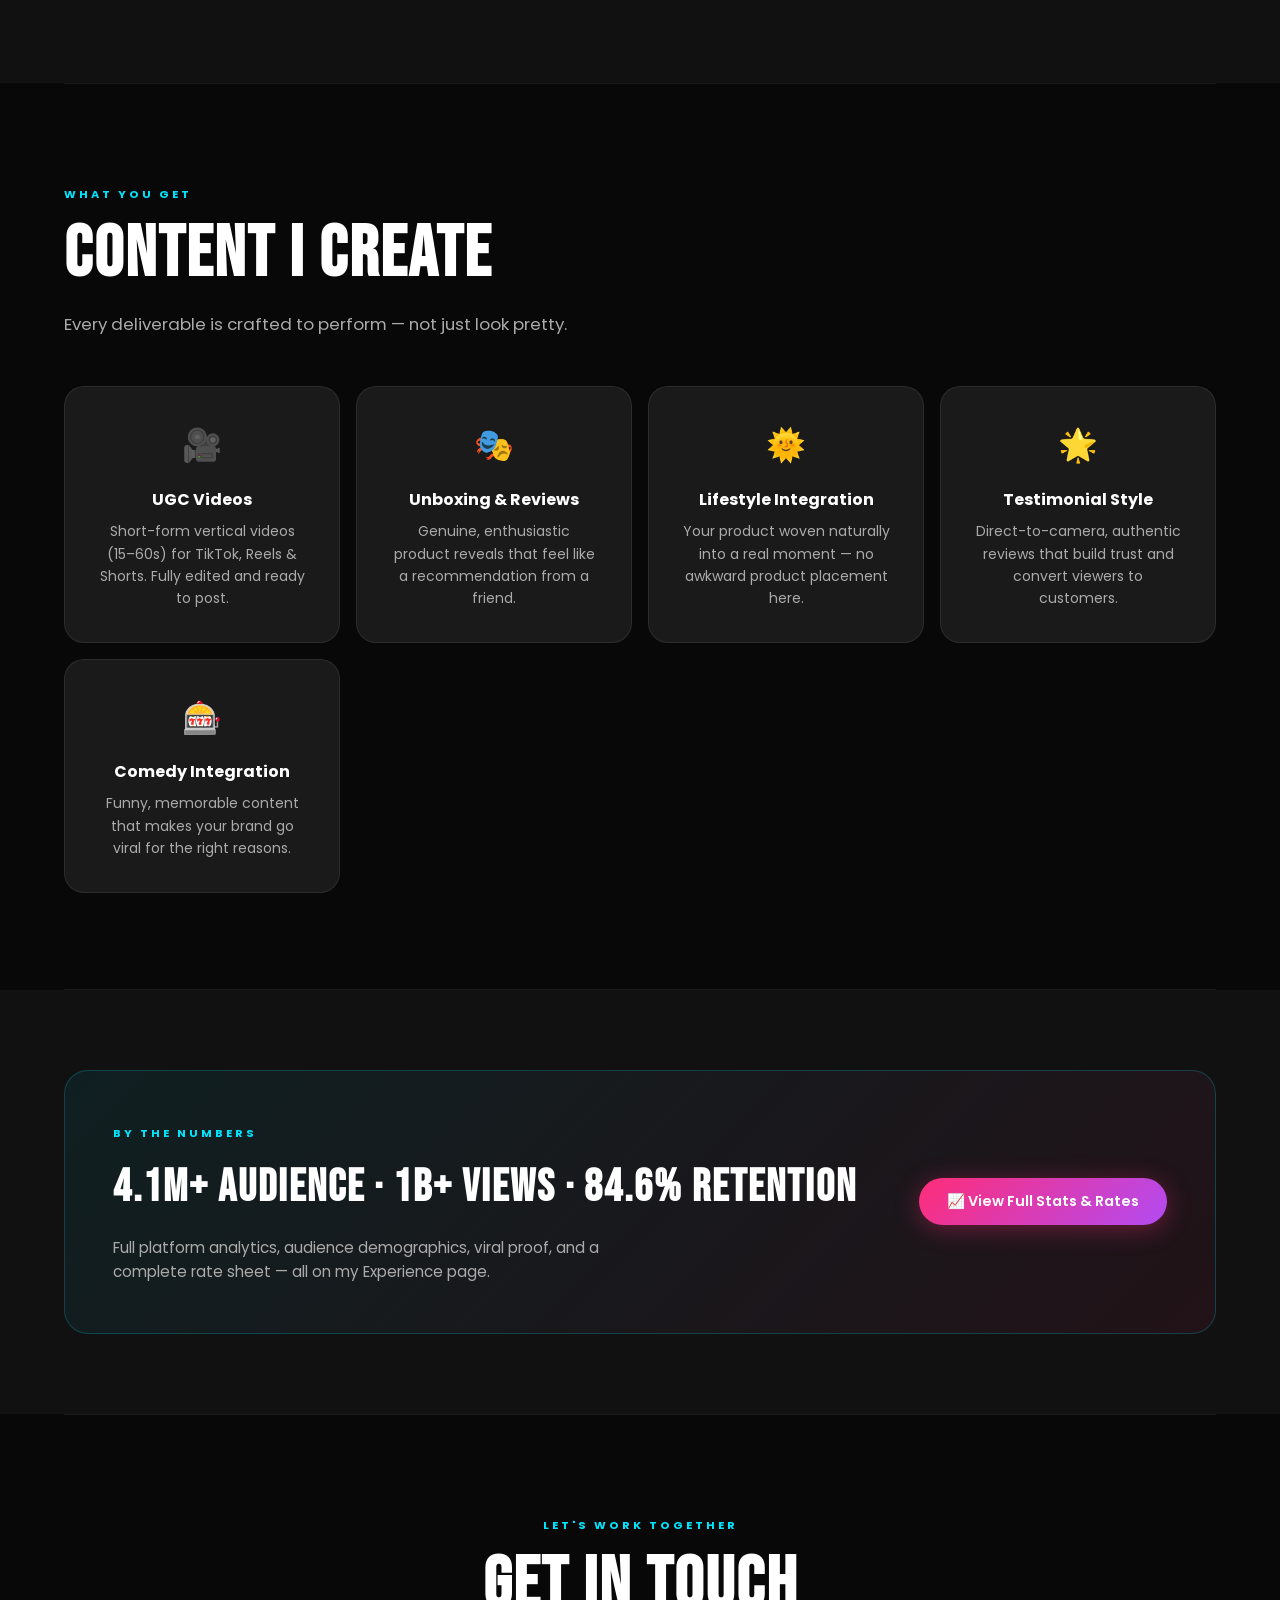
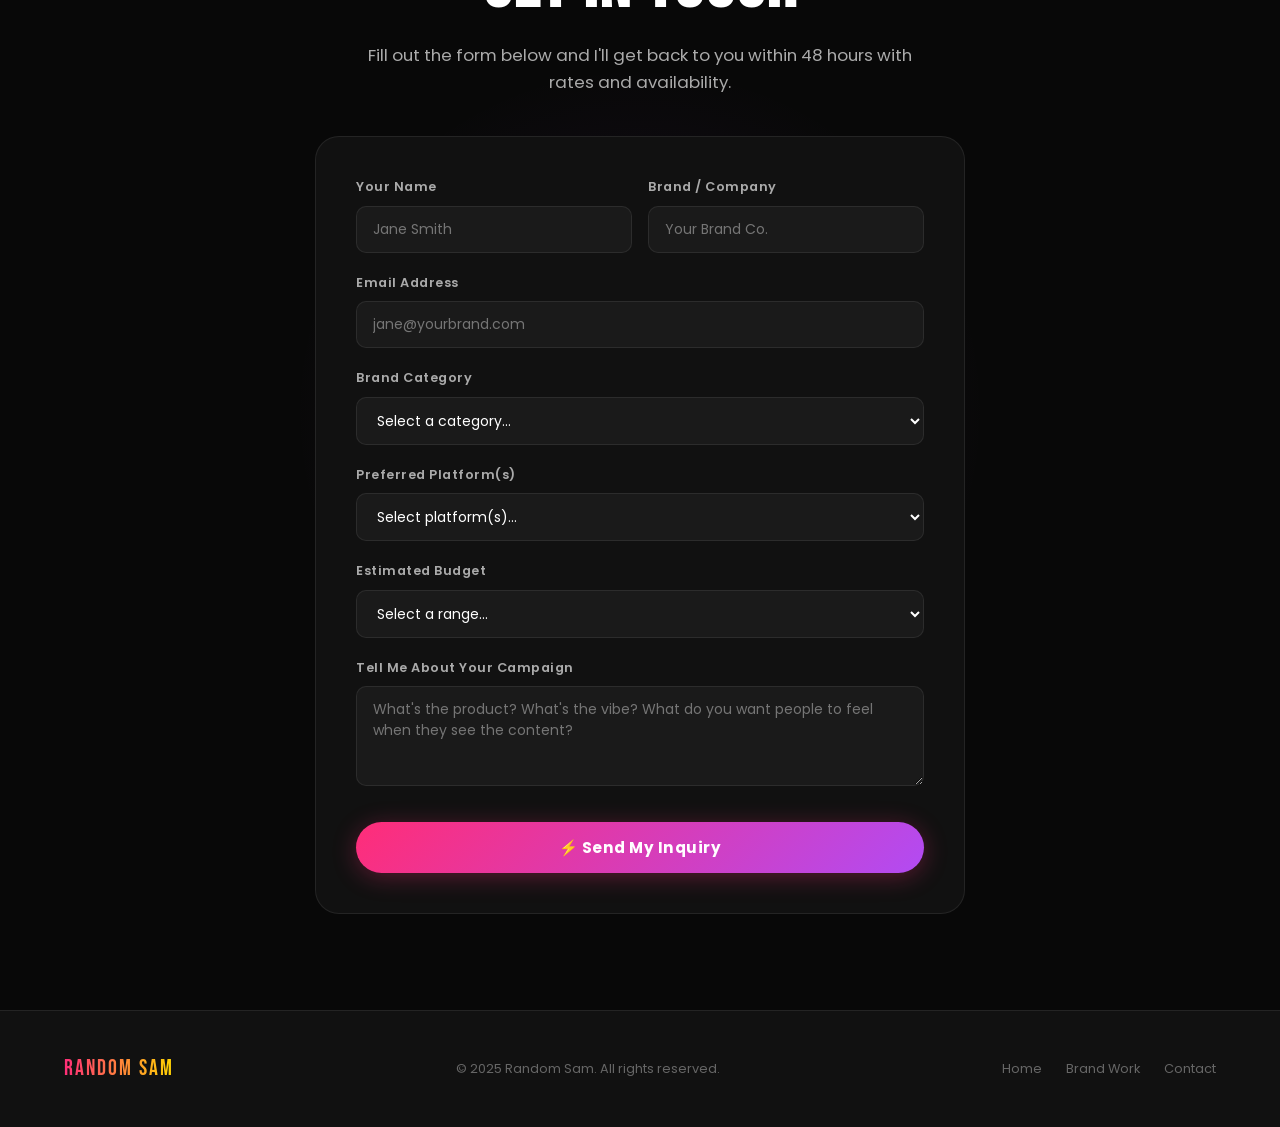
<file: ugc.html>
<!DOCTYPE html>
<html lang="en">
<head>
  <meta charset="UTF-8" />
  <meta name="viewport" content="width=device-width, initial-scale=1.0" />
  <meta name="description" content="Random Sam UGC & Brand Partnerships — Authentic content creation for alcohol, swimwear, board game, and pet brands." />
  <meta property="og:title" content="Brand Work | Random Sam" />
  <meta property="og:description" content="UGC content creator specializing in alcohol, swimwear, board games, and pet brands. Let's make content together." />
  <title>Brand Work &amp; UGC | Random Sam</title>
  <link rel="preconnect" href="https://fonts.googleapis.com" />
  <link rel="preconnect" href="https://fonts.gstatic.com" crossorigin />
  <link rel="stylesheet" href="https://fonts.googleapis.com/css2?family=Bebas+Neue&family=Poppins:ital,wght@0,400;0,500;0,600;0,700;0,900;1,400&display=swap" />
  <link rel="stylesheet" href="styles.css" />
</head>
<body>

  <!-- NAV -->
  <nav id="navbar">
    <a href="index.html" class="nav-logo">RANDOM SAM</a>
    <ul class="nav-links" id="navLinks">
      <li><a href="index.html#about">About</a></li>
      <li><a href="index.html#content">Content</a></li>
      <li><a href="ugc.html" style="color:var(--white)">Brand Work</a></li>
      <li><a href="experience.html">Experience</a></li>
      <li><a href="index.html#contact">Contact</a></li>
      <li><a href="#inquiry" class="nav-cta">Work With Me</a></li>
    </ul>
    <button class="hamburger" id="hamburger" aria-label="Menu">
      <span></span><span></span><span></span>
    </button>
  </nav>

  <!-- UGC HERO -->
  <section class="ugc-hero">
    <div class="hero-bg">
      <div class="blob blob-1"></div>
      <div class="blob blob-2"></div>
      <div class="blob blob-3"></div>
    </div>
    <div class="ugc-hero-content fade-up">
      <span class="section-tag">UGC &amp; Brand Partnerships</span>
      <h1 class="section-title" style="font-size: clamp(3rem, 9vw, 7rem); margin-bottom: 1.25rem;">
        LET'S MAKE<br/>
        <span style="background: linear-gradient(135deg, var(--yellow), var(--pink)); -webkit-background-clip: text; -webkit-text-fill-color: transparent; background-clip: text;">CONTENT</span><br/>
        TOGETHER.
      </h1>
      <p style="font-size: clamp(1rem, 2vw, 1.2rem); color: var(--gray-light); max-width: 580px; margin-bottom: 2rem;">
        I create <strong style="color:var(--white)">authentic, scroll-stopping UGC</strong> for brands
        that want to actually connect with real audiences — not just check a box.
        No stiff, overly produced content here. Just real, fun, and effective.
      </p>
      <div style="display:flex; flex-wrap:wrap; gap:1rem; margin-bottom:3rem;">
        <a href="#inquiry" class="btn btn-primary">&#128247; Get a Quote</a>
        <a href="#categories" class="btn btn-outline">See My Work &#8595;</a>
      </div>
      <div class="stats-row">
        <div class="stat">
          <div class="stat-num">1.53M</div>
          <div class="stat-label">YouTube Subscribers</div>
        </div>
        <div class="stat">
          <div class="stat-num">174K</div>
          <div class="stat-label">Facebook Followers</div>
        </div>
        <div class="stat">
          <div class="stat-num">92.7K</div>
          <div class="stat-label">Instagram Followers</div>
        </div>
        <div class="stat">
          <div class="stat-num">81.6K</div>
          <div class="stat-label">TikTok Followers</div>
        </div>
      </div>
    </div>
  </section>

  <div class="divider"></div>

  <!-- BRAND CATEGORIES -->
  <section id="categories" style="padding: 6rem 5%;">
    <div class="brand-categories">
      <div class="fade-up" style="margin-bottom: 3rem;">
        <span class="section-tag">What I've Worked On</span>
        <h2 class="section-title">BRAND NICHES</h2>
        <p class="section-subtitle">I've created UGC across a range of industries — always with the same energy: real, fun, and on-brand.</p>
      </div>
      <div class="categories-grid">

        <!-- Alcohol -->
        <div class="category-card alcohol fade-up">
          <div class="category-glow"></div>
          <span class="category-emoji">&#127867;</span>
          <div class="category-name">Alcohol &amp; Beverage</div>
          <p class="category-desc">
            From craft spirits to wine and RTDs, I create content that makes your drink the star of the party.
            Lifestyle-driven, social-ready, and always fun. Whether it's a chill Friday night or a full-blown
            celebration, I make your brand feel like the move.
          </p>
          <div class="category-tags">
            <span class="category-tag">Spirits &amp; Liquor</span>
            <span class="category-tag">Wine &amp; Canned Wine</span>
            <span class="category-tag">Hard Seltzers &amp; RTDs</span>
            <span class="category-tag">Bar Accessories</span>
            <span class="category-tag">Cocktail Culture</span>
          </div>
        </div>

        <!-- Swimwear -->
        <div class="category-card swim fade-up">
          <div class="category-glow"></div>
          <span class="category-emoji">&#128025;</span>
          <div class="category-name">Swimwear &amp; Lifestyle</div>
          <p class="category-desc">
            Summer, sun, and style — I know how to show off swimwear in a way that feels real and aspirational.
            Pool days, beach trips, and everything in between. I bring the vibes so your brand gets the engagement.
          </p>
          <div class="category-tags">
            <span class="category-tag">Swimsuits &amp; Bikinis</span>
            <span class="category-tag">Cover-Ups &amp; Accessories</span>
            <span class="category-tag">Beach Lifestyle</span>
            <span class="category-tag">Vacation &amp; Travel</span>
            <span class="category-tag">Outdoor Living</span>
          </div>
        </div>

        <!-- Board Games -->
        <div class="category-card games fade-up">
          <div class="category-glow"></div>
          <span class="category-emoji">&#127921;</span>
          <div class="category-name">Board Games &amp; Entertainment</div>
          <p class="category-desc">
            Game night content is my happy place. I bring the competitive chaos, the laughs, and the moments
            that make people stop scrolling and think "I need this." Perfect for showcasing gameplay, unboxings,
            and social game nights.
          </p>
          <div class="category-tags">
            <span class="category-tag">Party Games</span>
            <span class="category-tag">Card Games</span>
            <span class="category-tag">Strategy Games</span>
            <span class="category-tag">Game Night Unboxing</span>
            <span class="category-tag">Family Entertainment</span>
          </div>
        </div>

        <!-- Dog/Pet -->
        <div class="category-card dogs fade-up">
          <div class="category-glow"></div>
          <span class="category-emoji">&#128054;</span>
          <div class="category-name">Dog &amp; Pet Brands</div>
          <p class="category-desc">
            Dog content = automatic engagement, and I know how to do it right. From product reviews to adorable
            moments, pet brand content in my hands gets the clicks, the saves, and the "omg I need this for my dog"
            comments every brand wants.
          </p>
          <div class="category-tags">
            <span class="category-tag">Dog Food &amp; Treats</span>
            <span class="category-tag">Pet Accessories</span>
            <span class="category-tag">Dog Toys</span>
            <span class="category-tag">Pet Health &amp; Wellness</span>
            <span class="category-tag">Grooming Products</span>
          </div>
        </div>

      </div>
    </div>
  </section>

  <div class="divider"></div>

  <!-- WHY WORK WITH ME -->
  <section class="why-section">
    <div class="why-inner">
      <div class="fade-up" style="margin-bottom:3rem;">
        <span class="section-tag">The Value</span>
        <h2 class="section-title">WHY WORK WITH ME?</h2>
        <p class="section-subtitle">I'm not just making content. I'm making your brand impossible to ignore.</p>
      </div>
      <div class="why-grid">
        <div class="why-card fade-up">
          <span class="why-icon">&#127775;</span>
          <h3>Authentic Storytelling</h3>
          <p>No script vibes. My content feels natural because it is — and audiences can tell the difference. Real connection beats polished production every time.</p>
        </div>
        <div class="why-card fade-up">
          <span class="why-icon">&#128247;</span>
          <h3>Multi-Platform Ready</h3>
          <p>I deliver content formatted for TikTok, Instagram Reels, and YouTube Shorts — so your brand gets maximum reach across all short-form platforms.</p>
        </div>
        <div class="why-card fade-up">
          <span class="why-icon">&#128200;</span>
          <h3>Built for Engagement</h3>
          <p>My comedy-forward style naturally drives comments, shares, and saves. I understand what makes people stop scrolling and take action.</p>
        </div>
        <div class="why-card fade-up">
          <span class="why-icon">&#9889;</span>
          <h3>Fast Turnaround</h3>
          <p>I get it done. Quick communication, on-time delivery, and revisions handled efficiently so your campaign launches on schedule.</p>
        </div>
        <div class="why-card fade-up">
          <span class="why-icon">&#127775;</span>
          <h3>Brand-Safe &amp; Versatile</h3>
          <p>From playful and funny to lifestyle-aspirational, I can adapt my tone to match your brand voice while keeping content that performs.</p>
        </div>
        <div class="why-card fade-up">
          <span class="why-icon">&#128293;</span>
          <h3>Growing Audience</h3>
          <p>Active and growing across YouTube, TikTok, and Instagram — your brand gets exposure to a real, engaged community that trusts my recommendations.</p>
        </div>
      </div>
    </div>
  </section>

  <div class="divider"></div>

  <!-- DELIVERABLES / WHAT I OFFER -->
  <section style="padding: 6rem 5%;">
    <div style="max-width:1200px; margin:0 auto;">
      <div class="fade-up" style="margin-bottom:3rem;">
        <span class="section-tag">What You Get</span>
        <h2 class="section-title">CONTENT I CREATE</h2>
        <p class="section-subtitle">Every deliverable is crafted to perform — not just look pretty.</p>
      </div>
      <div style="display:grid; grid-template-columns: repeat(auto-fit, minmax(220px, 1fr)); gap:1rem;">
        <div class="why-card fade-up" style="text-align:center;">
          <span class="why-icon">&#127909;</span>
          <h3>UGC Videos</h3>
          <p>Short-form vertical videos (15–60s) for TikTok, Reels &amp; Shorts. Fully edited and ready to post.</p>
        </div>
        <div class="why-card fade-up" style="text-align:center;">
          <span class="why-icon">&#127917;</span>
          <h3>Unboxing &amp; Reviews</h3>
          <p>Genuine, enthusiastic product reveals that feel like a recommendation from a friend.</p>
        </div>
        <div class="why-card fade-up" style="text-align:center;">
          <span class="why-icon">&#127774;</span>
          <h3>Lifestyle Integration</h3>
          <p>Your product woven naturally into a real moment — no awkward product placement here.</p>
        </div>
        <div class="why-card fade-up" style="text-align:center;">
          <span class="why-icon">&#127775;</span>
          <h3>Testimonial Style</h3>
          <p>Direct-to-camera, authentic reviews that build trust and convert viewers to customers.</p>
        </div>
        <div class="why-card fade-up" style="text-align:center;">
          <span class="why-icon">&#127920;</span>
          <h3>Comedy Integration</h3>
          <p>Funny, memorable content that makes your brand go viral for the right reasons.</p>
        </div>
      </div>
    </div>
  </section>

  <div class="divider"></div>

  <!-- EXPERIENCE TEASER -->
  <section style="padding: 5rem 5%; background: var(--surface);">
    <div style="max-width:1200px; margin:0 auto;">
      <div style="background: linear-gradient(135deg, rgba(0,229,255,0.07), rgba(255,45,120,0.07)); border: 1px solid rgba(0,229,255,0.2); border-radius: 24px; padding: 3rem; display:flex; align-items:center; justify-content:space-between; gap:2rem; flex-wrap:wrap;" class="fade-up">
        <div>
          <span style="font-size:0.7rem; font-weight:700; letter-spacing:3px; text-transform:uppercase; color:var(--cyan);">By the Numbers</span>
          <h2 style="font-family:'Bebas Neue',sans-serif; font-size:clamp(1.8rem,4vw,2.8rem); letter-spacing:2px; margin: 0.5rem 0 0.75rem;">4.1M+ AUDIENCE · 1B+ VIEWS · 84.6% RETENTION</h2>
          <p style="color:var(--gray-light); font-size:0.95rem; max-width:520px;">Full platform analytics, audience demographics, viral proof, and a complete rate sheet — all on my Experience page.</p>
        </div>
        <a href="experience.html" class="btn btn-primary" style="flex-shrink:0;">&#128200; View Full Stats &amp; Rates</a>
      </div>
    </div>
  </section>

  <div class="divider"></div>

  <!-- INQUIRY FORM -->
  <section class="inquiry" id="inquiry">
    <div class="inquiry-inner">
      <div class="fade-up">
        <span class="section-tag">Let's Work Together</span>
        <h2 class="section-title">GET IN TOUCH</h2>
        <p class="section-subtitle" style="margin: 0 auto 0;">
          Fill out the form below and I'll get back to you within 48 hours with rates and availability.
        </p>
      </div>
      <form class="inquiry-form fade-up" id="inquiryForm" action="mailto:collab@random-sam.com" method="POST" enctype="text/plain">
        <div class="form-row">
          <div class="form-group">
            <label for="name">Your Name</label>
            <input type="text" id="name" name="name" placeholder="Jane Smith" required />
          </div>
          <div class="form-group">
            <label for="company">Brand / Company</label>
            <input type="text" id="company" name="company" placeholder="Your Brand Co." required />
          </div>
        </div>
        <div class="form-group">
          <label for="email">Email Address</label>
          <input type="email" id="email" name="email" placeholder="jane@yourbrand.com" required />
        </div>
        <div class="form-group">
          <label for="niche">Brand Category</label>
          <select id="niche" name="niche">
            <option value="">Select a category...</option>
            <option value="alcohol">Alcohol &amp; Beverage</option>
            <option value="swim">Swimwear &amp; Lifestyle</option>
            <option value="games">Board Games &amp; Entertainment</option>
            <option value="dogs">Dog &amp; Pet Brands</option>
            <option value="other">Other (tell me more below)</option>
          </select>
        </div>
        <div class="form-group">
          <label for="platform">Preferred Platform(s)</label>
          <select id="platform" name="platform">
            <option value="">Select platform(s)...</option>
            <option value="tiktok">TikTok</option>
            <option value="instagram">Instagram Reels</option>
            <option value="youtube">YouTube Shorts</option>
            <option value="all">All Platforms</option>
          </select>
        </div>
        <div class="form-group">
          <label for="budget">Estimated Budget</label>
          <select id="budget" name="budget">
            <option value="">Select a range...</option>
            <option value="under500">Under $500</option>
            <option value="500-1000">$500 – $1,000</option>
            <option value="1000-2500">$1,000 – $2,500</option>
            <option value="2500plus">$2,500+</option>
            <option value="discuss">Let's discuss</option>
          </select>
        </div>
        <div class="form-group">
          <label for="message">Tell Me About Your Campaign</label>
          <textarea id="message" name="message" placeholder="What's the product? What's the vibe? What do you want people to feel when they see the content?"></textarea>
        </div>
        <button type="submit" class="form-submit">&#9889; Send My Inquiry</button>
      </form>
    </div>
  </section>

  <!-- FOOTER -->
  <footer>
    <a href="index.html" class="footer-logo">RANDOM SAM</a>
    <p>&copy; 2025 Random Sam. All rights reserved.</p>
    <div class="footer-links">
      <a href="index.html">Home</a>
      <a href="ugc.html">Brand Work</a>
      <a href="index.html#contact">Contact</a>
    </div>
  </footer>

  <script src="script.js"></script>
</body>
</html>
</file>
<file: styles.css>
:root {
  --bg: #080808;
  --surface: #111111;
  --surface2: #1a1a1a;
  --pink: #FF2D78;
  --yellow: #FFD600;
  --cyan: #00E5FF;
  --purple: #B24BF3;
  --orange: #FF6B35;
  --white: #FFFFFF;
  --gray: #666666;
  --gray-light: #aaaaaa;
  --border: rgba(255,255,255,0.08);
  --nav-h: 70px;
}

*, *::before, *::after { box-sizing: border-box; margin: 0; padding: 0; }

html { scroll-behavior: smooth; font-size: 16px; }

body {
  background: var(--bg);
  color: var(--white);
  font-family: 'Poppins', sans-serif;
  line-height: 1.6;
  overflow-x: hidden;
}

/* ── NAV ── */
nav {
  position: fixed;
  top: 0; left: 0; right: 0;
  height: var(--nav-h);
  z-index: 1000;
  display: flex;
  align-items: center;
  justify-content: space-between;
  padding: 0 5%;
  background: rgba(8,8,8,0.85);
  backdrop-filter: blur(12px);
  -webkit-backdrop-filter: blur(12px);
  border-bottom: 1px solid var(--border);
  transition: background 0.3s;
}

.nav-logo {
  font-family: 'Bebas Neue', sans-serif;
  font-size: 1.6rem;
  letter-spacing: 2px;
  background: linear-gradient(90deg, var(--pink), var(--yellow));
  -webkit-background-clip: text;
  -webkit-text-fill-color: transparent;
  background-clip: text;
  text-decoration: none;
}

.nav-links {
  display: flex;
  align-items: center;
  gap: 2rem;
  list-style: none;
}

.nav-links a {
  color: var(--gray-light);
  text-decoration: none;
  font-size: 0.875rem;
  font-weight: 500;
  letter-spacing: 0.5px;
  transition: color 0.2s;
}
.nav-links a:hover { color: var(--white); }

.nav-cta {
  background: var(--pink);
  color: var(--white) !important;
  padding: 0.45rem 1.2rem;
  border-radius: 50px;
  font-weight: 600 !important;
  transition: opacity 0.2s, transform 0.2s !important;
}
.nav-cta:hover { opacity: 0.85; transform: translateY(-1px); }

.hamburger {
  display: none;
  flex-direction: column;
  gap: 5px;
  cursor: pointer;
  background: none;
  border: none;
  padding: 4px;
}
.hamburger span {
  display: block;
  width: 24px;
  height: 2px;
  background: var(--white);
  border-radius: 2px;
  transition: all 0.3s;
}

/* ── HERO ── */
.hero {
  min-height: 100vh;
  display: flex;
  align-items: center;
  padding: calc(var(--nav-h) + 4rem) 5% 0;
  position: relative;
  overflow: hidden;
}

.hero-layout {
  display: grid;
  grid-template-columns: 1fr 1fr;
  align-items: flex-end;
  width: 100%;
  gap: 2rem;
  position: relative;
  z-index: 1;
}

.hero-photo {
  display: flex;
  justify-content: center;
  align-items: flex-end;
  position: relative;
}

.hero-photo::after {
  content: '';
  position: absolute;
  inset: 0;
  background:
    linear-gradient(to bottom, var(--bg) 0%, transparent 45%),
    linear-gradient(to left,   var(--bg) 0%, transparent 35%),
    linear-gradient(to right,  var(--bg) 0%, transparent 25%),
    linear-gradient(to top,    var(--bg) 0%, transparent 20%);
  pointer-events: none;
  z-index: 2;
}

.hero-img {
  width: 100%;
  max-width: 480px;
  height: auto;
  display: block;
  object-fit: contain;
  object-position: bottom;
  position: relative;
  z-index: 1;
  mix-blend-mode: lighten;
}

@media (max-width: 768px) {
  .hero-layout {
    grid-template-columns: 1fr;
  }
  .hero-photo {
    display: none;
  }
  .hero {
    padding-bottom: 4rem;
  }
}

.hero-bg {
  position: absolute;
  inset: 0;
  z-index: 0;
  pointer-events: none;
}

.blob { display: none; }

/* Static gradient replaces animated blobs — no repaints, same look */
.hero-bg {
  position: absolute;
  inset: 0;
  z-index: 0;
  pointer-events: none;
  background:
    radial-gradient(ellipse 55% 45% at 85% 15%, rgba(255,45,120,0.2) 0%, transparent 70%),
    radial-gradient(ellipse 45% 40% at 12% 85%, rgba(0,229,255,0.15) 0%, transparent 70%),
    radial-gradient(ellipse 35% 30% at 62% 50%, rgba(255,214,0,0.08) 0%, transparent 65%);
}

.hero-content {
  position: relative;
  z-index: 1;
  max-width: 800px;
}

.hero-tag {
  display: inline-block;
  background: rgba(255, 45, 120, 0.15);
  border: 1px solid rgba(255, 45, 120, 0.4);
  color: var(--pink);
  font-size: 0.75rem;
  font-weight: 600;
  letter-spacing: 2px;
  text-transform: uppercase;
  padding: 0.35rem 1rem;
  border-radius: 50px;
  margin-bottom: 1.5rem;
}

.hero-name {
  font-family: 'Bebas Neue', sans-serif;
  font-size: clamp(5rem, 15vw, 10rem);
  line-height: 0.9;
  letter-spacing: 4px;
  margin-bottom: 1.5rem;
}

.hero-name span {
  display: block;
}
.hero-name .grad {
  background: linear-gradient(135deg, var(--pink) 0%, var(--yellow) 50%, var(--cyan) 100%);
  -webkit-background-clip: text;
  -webkit-text-fill-color: transparent;
  background-clip: text;
}

.hero-sub {
  font-size: clamp(1rem, 2.5vw, 1.25rem);
  color: var(--gray-light);
  max-width: 520px;
  margin-bottom: 2.5rem;
  font-weight: 400;
}

.hero-sub strong { color: var(--white); font-weight: 600; }

.hero-btns {
  display: flex;
  flex-wrap: wrap;
  gap: 1rem;
  margin-bottom: 3rem;
}

.btn {
  display: inline-flex;
  align-items: center;
  gap: 0.5rem;
  padding: 0.75rem 1.75rem;
  border-radius: 50px;
  font-family: 'Poppins', sans-serif;
  font-size: 0.9rem;
  font-weight: 600;
  text-decoration: none;
  cursor: pointer;
  border: none;
  transition: transform 0.2s, opacity 0.2s, box-shadow 0.2s;
}
.btn:hover { transform: translateY(-2px); }

.btn-primary {
  background: linear-gradient(135deg, var(--pink), var(--purple));
  color: var(--white);
  box-shadow: 0 4px 24px rgba(255, 45, 120, 0.35);
}
.btn-primary:hover { box-shadow: 0 8px 32px rgba(255, 45, 120, 0.5); }

.btn-outline {
  background: transparent;
  color: var(--white);
  border: 1.5px solid rgba(255,255,255,0.3);
}
.btn-outline:hover { border-color: var(--white); background: rgba(255,255,255,0.05); }

.btn-yellow {
  background: var(--yellow);
  color: #080808;
  box-shadow: 0 4px 24px rgba(255, 214, 0, 0.3);
}
.btn-yellow:hover { box-shadow: 0 8px 32px rgba(255, 214, 0, 0.5); opacity: 0.9; }

.social-row {
  display: flex;
  align-items: center;
  gap: 1.25rem;
}

.social-row span {
  font-size: 0.8rem;
  color: var(--gray);
  letter-spacing: 1px;
  text-transform: uppercase;
}

.social-icon {
  display: flex;
  align-items: center;
  justify-content: center;
  width: 40px;
  height: 40px;
  border-radius: 50%;
  background: var(--surface2);
  border: 1px solid var(--border);
  color: var(--gray-light);
  text-decoration: none;
  font-size: 0.85rem;
  transition: all 0.2s;
}
.social-icon:hover { background: var(--pink); color: var(--white); border-color: var(--pink); transform: translateY(-2px); }

/* ── SECTIONS ── */
section { padding: 6rem 5%; }

.section-tag {
  display: inline-block;
  font-size: 0.7rem;
  font-weight: 700;
  letter-spacing: 3px;
  text-transform: uppercase;
  margin-bottom: 1rem;
  color: var(--cyan);
}

.section-title {
  font-family: 'Bebas Neue', sans-serif;
  font-size: clamp(2.5rem, 6vw, 4.5rem);
  line-height: 1;
  letter-spacing: 2px;
  margin-bottom: 1.25rem;
}

.section-subtitle {
  color: var(--gray-light);
  font-size: 1.05rem;
  max-width: 560px;
  margin-bottom: 3rem;
}

/* ── ABOUT ── */
.about {
  background: var(--surface);
  position: relative;
  overflow: hidden;
}
.about::before {
  content: '';
  position: absolute;
  inset: 0;
  background: radial-gradient(ellipse 50% 60% at 90% 10%, rgba(255,214,0,0.06) 0%, transparent 60%);
  pointer-events: none;
}

.about-grid {
  display: grid;
  grid-template-columns: 1fr 1fr;
  gap: 5rem;
  align-items: center;
  max-width: 1200px;
  margin: 0 auto;
}

.about-visual {
  position: relative;
}

.about-card {
  background: var(--surface2);
  border: 1px solid var(--border);
  border-radius: 24px;
  padding: 3rem;
  position: relative;
  overflow: hidden;
}
.about-card::after {
  content: '';
  position: absolute;
  top: 0; left: 0; right: 0;
  height: 3px;
  background: linear-gradient(90deg, var(--pink), var(--yellow), var(--cyan));
}

.about-emoji { font-size: 5rem; margin-bottom: 1.5rem; display: block; }

.fun-facts { list-style: none; display: flex; flex-direction: column; gap: 0.75rem; }
.fun-facts li {
  display: flex;
  align-items: center;
  gap: 0.75rem;
  font-size: 0.95rem;
  color: var(--gray-light);
}
.fun-facts li .dot {
  width: 8px; height: 8px;
  border-radius: 50%;
  flex-shrink: 0;
}

.about-text .section-subtitle { margin-bottom: 2rem; }

.about-quote {
  background: linear-gradient(135deg, rgba(255,45,120,0.1), rgba(0,229,255,0.1));
  border: 1px solid rgba(255,45,120,0.2);
  border-radius: 16px;
  padding: 1.5rem;
  font-style: italic;
  font-size: 1.1rem;
  color: var(--white);
  position: relative;
}
.about-quote::before {
  content: '"';
  position: absolute;
  top: -20px; left: 16px;
  font-size: 5rem;
  color: var(--pink);
  font-family: Georgia, serif;
  line-height: 1;
  opacity: 0.5;
}

/* ── PLATFORMS ── */
.platforms { max-width: 1200px; margin: 0 auto; }
.platforms-inner { padding: 6rem 0; }

.platforms-grid {
  display: grid;
  grid-template-columns: repeat(3, 1fr);
  gap: 1.5rem;
}

.platform-card {
  background: var(--surface);
  border: 1px solid var(--border);
  border-radius: 20px;
  padding: 2.5rem 2rem;
  text-align: center;
  text-decoration: none;
  color: var(--white);
  transition: transform 0.25s, border-color 0.25s, box-shadow 0.25s;
  position: relative;
  overflow: hidden;
}
.platform-card::before {
  content: '';
  position: absolute;
  inset: 0;
  opacity: 0;
  transition: opacity 0.3s;
}
.platform-card:hover { transform: translateY(-6px); }

.platform-card.youtube::before { background: linear-gradient(135deg, rgba(255,0,0,0.1), transparent); }
.platform-card.youtube:hover { border-color: #FF0000; box-shadow: 0 8px 32px rgba(255,0,0,0.15); }

.platform-card.tiktok::before { background: linear-gradient(135deg, rgba(0,229,255,0.1), rgba(255,45,120,0.1)); }
.platform-card.tiktok:hover { border-color: var(--cyan); box-shadow: 0 8px 32px rgba(0,229,255,0.15); }

.platform-card.instagram::before { background: linear-gradient(135deg, rgba(255,107,53,0.1), rgba(178,75,243,0.1)); }
.platform-card.instagram:hover { border-color: var(--purple); box-shadow: 0 8px 32px rgba(178,75,243,0.15); }

.platform-card::before { z-index: 0; }
.platform-card > * { position: relative; z-index: 1; }

.platform-icon {
  font-size: 3rem;
  margin-bottom: 1rem;
  display: block;
}

.platform-name {
  font-family: 'Bebas Neue', sans-serif;
  font-size: 1.6rem;
  letter-spacing: 2px;
  margin-bottom: 0.5rem;
}

.platform-handle {
  font-size: 0.85rem;
  color: var(--gray);
  margin-bottom: 1.25rem;
}

.platform-badge {
  display: inline-block;
  padding: 0.3rem 1rem;
  border-radius: 50px;
  font-size: 0.75rem;
  font-weight: 600;
  letter-spacing: 0.5px;
}
.youtube .platform-badge { background: rgba(255,0,0,0.15); color: #FF4444; border: 1px solid rgba(255,0,0,0.3); }
.tiktok .platform-badge { background: rgba(0,229,255,0.1); color: var(--cyan); border: 1px solid rgba(0,229,255,0.3); }
.instagram .platform-badge { background: rgba(178,75,243,0.1); color: var(--purple); border: 1px solid rgba(178,75,243,0.3); }

.platform-desc {
  font-size: 0.875rem;
  color: var(--gray-light);
  margin-top: 1rem;
  line-height: 1.5;
}

.platform-card.facebook::before { background: linear-gradient(135deg, rgba(24,119,242,0.1), transparent); }
.platform-card.facebook:hover { border-color: #1877F2; box-shadow: 0 8px 32px rgba(24,119,242,0.15); }
.facebook .platform-badge { background: rgba(24,119,242,0.1); color: #4d9cf5; border: 1px solid rgba(24,119,242,0.3); }

.platforms-grid-4 { grid-template-columns: repeat(4, 1fr); }

@media (max-width: 1100px) {
  .platforms-grid-4 { grid-template-columns: repeat(2, 1fr); }
}

/* ── UGC PREVIEW ── */
.ugc-preview {
  background: var(--surface);
  position: relative;
  overflow: hidden;
}
.ugc-preview::before {
  content: '';
  position: absolute;
  inset: 0;
  background: radial-gradient(ellipse 50% 60% at 5% 90%, rgba(255,45,120,0.07) 0%, transparent 60%);
  pointer-events: none;
}

.ugc-preview-inner {
  max-width: 1200px;
  margin: 0 auto;
}

.ugc-preview-header {
  display: flex;
  justify-content: space-between;
  align-items: flex-end;
  flex-wrap: wrap;
  gap: 1.5rem;
  margin-bottom: 3rem;
}
.ugc-preview-header .section-subtitle { margin-bottom: 0; }

.brand-pill-grid {
  display: flex;
  flex-wrap: wrap;
  gap: 0.75rem;
  margin-bottom: 3rem;
}

.brand-pill {
  display: inline-flex;
  align-items: center;
  gap: 0.5rem;
  padding: 0.6rem 1.25rem;
  border-radius: 50px;
  font-size: 0.875rem;
  font-weight: 600;
  border: 1.5px solid;
  transition: transform 0.2s, box-shadow 0.2s;
  cursor: default;
}
.brand-pill:hover { transform: translateY(-2px); }

.brand-pill.alcohol { color: #FFD700; border-color: rgba(255,215,0,0.4); background: rgba(255,215,0,0.08); }
.brand-pill.swim { color: #00E5FF; border-color: rgba(0,229,255,0.4); background: rgba(0,229,255,0.08); }
.brand-pill.games { color: #B24BF3; border-color: rgba(178,75,243,0.4); background: rgba(178,75,243,0.08); }
.brand-pill.dogs { color: #FF6B35; border-color: rgba(255,107,53,0.4); background: rgba(255,107,53,0.08); }

.ugc-cta-box {
  background: linear-gradient(135deg, rgba(255,45,120,0.12), rgba(178,75,243,0.12));
  border: 1px solid rgba(255,45,120,0.2);
  border-radius: 24px;
  padding: 3rem;
  display: flex;
  align-items: center;
  justify-content: space-between;
  gap: 2rem;
  flex-wrap: wrap;
}

.ugc-cta-box h3 {
  font-family: 'Bebas Neue', sans-serif;
  font-size: 2rem;
  letter-spacing: 2px;
  margin-bottom: 0.5rem;
}

.ugc-cta-box p { color: var(--gray-light); font-size: 0.95rem; }

/* ── CONTACT ── */
.contact {
  text-align: center;
  position: relative;
  overflow: hidden;
}
.contact::before {
  content: '';
  position: absolute;
  top: 50%; left: 50%;
  transform: translate(-50%, -50%);
  width: 600px; height: 600px;
  background: radial-gradient(circle, rgba(255,45,120,0.12), transparent 70%);
  pointer-events: none;
}

.contact-inner { max-width: 700px; margin: 0 auto; position: relative; z-index: 1; }
.contact .section-tag { color: var(--yellow); }

.contact-email {
  font-family: 'Bebas Neue', sans-serif;
  font-size: clamp(1.5rem, 4vw, 2.5rem);
  letter-spacing: 2px;
  color: var(--white);
  text-decoration: none;
  border-bottom: 2px solid var(--pink);
  padding-bottom: 4px;
  transition: color 0.2s;
  display: inline-block;
  margin-bottom: 2.5rem;
}
.contact-email:hover { color: var(--pink); }

.contact-socials { display: flex; justify-content: center; gap: 1rem; margin-top: 2rem; }

.contact-social-btn {
  display: inline-flex;
  align-items: center;
  gap: 0.5rem;
  padding: 0.6rem 1.25rem;
  border-radius: 50px;
  background: var(--surface);
  border: 1px solid var(--border);
  color: var(--gray-light);
  font-size: 0.85rem;
  font-weight: 500;
  text-decoration: none;
  transition: all 0.2s;
}
.contact-social-btn:hover { color: var(--white); border-color: rgba(255,255,255,0.3); transform: translateY(-2px); }

/* ── FOOTER ── */
footer {
  background: var(--surface);
  border-top: 1px solid var(--border);
  padding: 2.5rem 5%;
  display: flex;
  align-items: center;
  justify-content: space-between;
  flex-wrap: wrap;
  gap: 1rem;
}

.footer-logo {
  font-family: 'Bebas Neue', sans-serif;
  font-size: 1.4rem;
  letter-spacing: 2px;
  background: linear-gradient(90deg, var(--pink), var(--yellow));
  -webkit-background-clip: text;
  -webkit-text-fill-color: transparent;
  background-clip: text;
  text-decoration: none;
}

footer p { font-size: 0.8rem; color: var(--gray); }

.footer-links { display: flex; gap: 1.5rem; }
.footer-links a { font-size: 0.8rem; color: var(--gray); text-decoration: none; transition: color 0.2s; }
.footer-links a:hover { color: var(--white); }

/* ── UGC PAGE ── */
.ugc-hero {
  min-height: 70vh;
  display: flex;
  align-items: center;
  padding: calc(var(--nav-h) + 5rem) 5% 5rem;
  position: relative;
  overflow: hidden;
}
.ugc-hero .blob-1 { background: var(--purple); }
.ugc-hero .blob-2 { background: var(--cyan); }
.ugc-hero .blob-3 { background: var(--pink); }

.ugc-hero-content { position: relative; z-index: 1; max-width: 900px; }
.ugc-hero .section-tag { color: var(--yellow); }

.stats-row {
  display: flex;
  flex-wrap: wrap;
  gap: 2.5rem;
  margin-top: 3rem;
}
.stat { }
.stat-num {
  font-family: 'Bebas Neue', sans-serif;
  font-size: 3rem;
  letter-spacing: 2px;
  line-height: 1;
  background: linear-gradient(135deg, var(--pink), var(--yellow));
  -webkit-background-clip: text;
  -webkit-text-fill-color: transparent;
  background-clip: text;
}
.stat-label { font-size: 0.8rem; color: var(--gray); letter-spacing: 1px; text-transform: uppercase; margin-top: 0.25rem; }

/* Brand Categories */
.brand-categories { max-width: 1200px; margin: 0 auto; }

.categories-grid {
  display: grid;
  grid-template-columns: repeat(2, 1fr);
  gap: 1.5rem;
}

.category-card {
  border-radius: 24px;
  padding: 3rem;
  position: relative;
  overflow: hidden;
  border: 1px solid var(--border);
  transition: transform 0.3s;
}
.category-card:hover { transform: translateY(-4px); }

.category-card.alcohol { background: linear-gradient(135deg, #1a1200, #0d0d0d); border-color: rgba(255,215,0,0.2); }
.category-card.swim { background: linear-gradient(135deg, #001a1f, #0d0d0d); border-color: rgba(0,229,255,0.2); }
.category-card.games { background: linear-gradient(135deg, #130820, #0d0d0d); border-color: rgba(178,75,243,0.2); }
.category-card.dogs { background: linear-gradient(135deg, #1a0d00, #0d0d0d); border-color: rgba(255,107,53,0.2); }

.category-glow { display: none; }
.alcohol .category-glow { background: #FFD700; }
.swim .category-glow { background: var(--cyan); }
.games .category-glow { background: var(--purple); }
.dogs .category-glow { background: var(--orange); }

.category-emoji { font-size: 3.5rem; margin-bottom: 1.25rem; display: block; }
.category-name {
  font-family: 'Bebas Neue', sans-serif;
  font-size: 2rem;
  letter-spacing: 2px;
  margin-bottom: 0.75rem;
}
.alcohol .category-name { color: #FFD700; }
.swim .category-name { color: var(--cyan); }
.games .category-name { color: var(--purple); }
.dogs .category-name { color: var(--orange); }

.category-desc { color: var(--gray-light); font-size: 0.9rem; line-height: 1.7; margin-bottom: 1.5rem; }

.category-tags { display: flex; flex-wrap: wrap; gap: 0.5rem; }
.category-tag {
  font-size: 0.75rem;
  font-weight: 600;
  padding: 0.25rem 0.75rem;
  border-radius: 50px;
  background: rgba(255,255,255,0.06);
  color: var(--gray-light);
  border: 1px solid rgba(255,255,255,0.1);
}

/* Why Work With Me */
.why-section { background: var(--surface); }
.why-inner { max-width: 1200px; margin: 0 auto; }

.why-grid {
  display: grid;
  grid-template-columns: repeat(3, 1fr);
  gap: 1.5rem;
}

.why-card {
  background: var(--surface2);
  border: 1px solid var(--border);
  border-radius: 20px;
  padding: 2rem;
  transition: border-color 0.3s, transform 0.3s;
}
.why-card:hover { transform: translateY(-4px); }
.why-card:nth-child(1):hover { border-color: var(--pink); }
.why-card:nth-child(2):hover { border-color: var(--cyan); }
.why-card:nth-child(3):hover { border-color: var(--yellow); }
.why-card:nth-child(4):hover { border-color: var(--purple); }
.why-card:nth-child(5):hover { border-color: var(--orange); }
.why-card:nth-child(6):hover { border-color: var(--pink); }

.why-icon { font-size: 2rem; margin-bottom: 1rem; display: block; }
.why-card h3 { font-size: 1rem; font-weight: 700; margin-bottom: 0.5rem; }
.why-card p { font-size: 0.875rem; color: var(--gray-light); line-height: 1.6; }

/* Inquiry Section */
.inquiry { text-align: center; position: relative; overflow: hidden; }
.inquiry::before {
  content: '';
  position: absolute;
  top: 50%; left: 50%;
  transform: translate(-50%, -50%);
  width: 700px; height: 700px;
  background: radial-gradient(circle, rgba(178,75,243,0.1), transparent 70%);
  pointer-events: none;
}
.inquiry-inner { max-width: 650px; margin: 0 auto; position: relative; z-index: 1; }
.inquiry .section-tag { color: var(--cyan); }

.inquiry-form {
  background: var(--surface);
  border: 1px solid var(--border);
  border-radius: 24px;
  padding: 2.5rem;
  text-align: left;
  margin-top: 2.5rem;
}

.form-group { margin-bottom: 1.25rem; }
.form-group label { display: block; font-size: 0.8rem; font-weight: 600; color: var(--gray-light); margin-bottom: 0.5rem; letter-spacing: 0.5px; }
.form-group input,
.form-group textarea,
.form-group select {
  width: 100%;
  background: var(--surface2);
  border: 1px solid var(--border);
  border-radius: 10px;
  padding: 0.75rem 1rem;
  color: var(--white);
  font-family: 'Poppins', sans-serif;
  font-size: 0.875rem;
  transition: border-color 0.2s;
  outline: none;
}
.form-group select option { background: var(--surface2); }
.form-group input:focus,
.form-group textarea:focus,
.form-group select:focus { border-color: var(--pink); }
.form-group textarea { resize: vertical; min-height: 100px; }

.form-row { display: grid; grid-template-columns: 1fr 1fr; gap: 1rem; }

.form-submit {
  width: 100%;
  padding: 0.9rem;
  border-radius: 50px;
  background: linear-gradient(135deg, var(--pink), var(--purple));
  color: var(--white);
  font-family: 'Poppins', sans-serif;
  font-size: 0.95rem;
  font-weight: 700;
  border: none;
  cursor: pointer;
  margin-top: 0.5rem;
  box-shadow: 0 4px 24px rgba(255,45,120,0.3);
  transition: opacity 0.2s, transform 0.2s;
  letter-spacing: 0.5px;
}
.form-submit:hover { opacity: 0.9; transform: translateY(-2px); }

/* ── RESPONSIVE ── */
@media (max-width: 900px) {
  .about-grid { grid-template-columns: 1fr; gap: 2.5rem; }
  .platforms-grid { grid-template-columns: 1fr; }
  .categories-grid { grid-template-columns: 1fr; }
  .why-grid { grid-template-columns: repeat(2, 1fr); }
  .ugc-cta-box { flex-direction: column; text-align: center; }
}

@media (max-width: 768px) {
  .nav-links { display: none; position: absolute; top: var(--nav-h); left: 0; right: 0; background: rgba(8,8,8,0.97); flex-direction: column; padding: 1.5rem; gap: 1.25rem; border-bottom: 1px solid var(--border); }
  .nav-links.open { display: flex; }
  .hamburger { display: flex; }
  .hero { padding-top: calc(var(--nav-h) + 2rem); }
  .hero-btns { flex-direction: column; align-items: flex-start; }
  .form-row { grid-template-columns: 1fr; }
  footer { flex-direction: column; text-align: center; }
  .ugc-preview-header { flex-direction: column; align-items: flex-start; }
}

@media (max-width: 500px) {
  .why-grid { grid-template-columns: 1fr; }
  .stats-row { gap: 1.5rem; }
  .category-card { padding: 2rem; }
}

/* ── UTILITIES ── */
.divider {
  height: 1px;
  background: var(--border);
  margin: 0 5%;
}

.text-pink { color: var(--pink); }
.text-yellow { color: var(--yellow); }
.text-cyan { color: var(--cyan); }

.fade-up {
  opacity: 0;
  transform: translateY(30px);
  transition: opacity 0.6s ease, transform 0.6s ease;
}
.fade-up.visible { opacity: 1; transform: translateY(0); }
</file>
